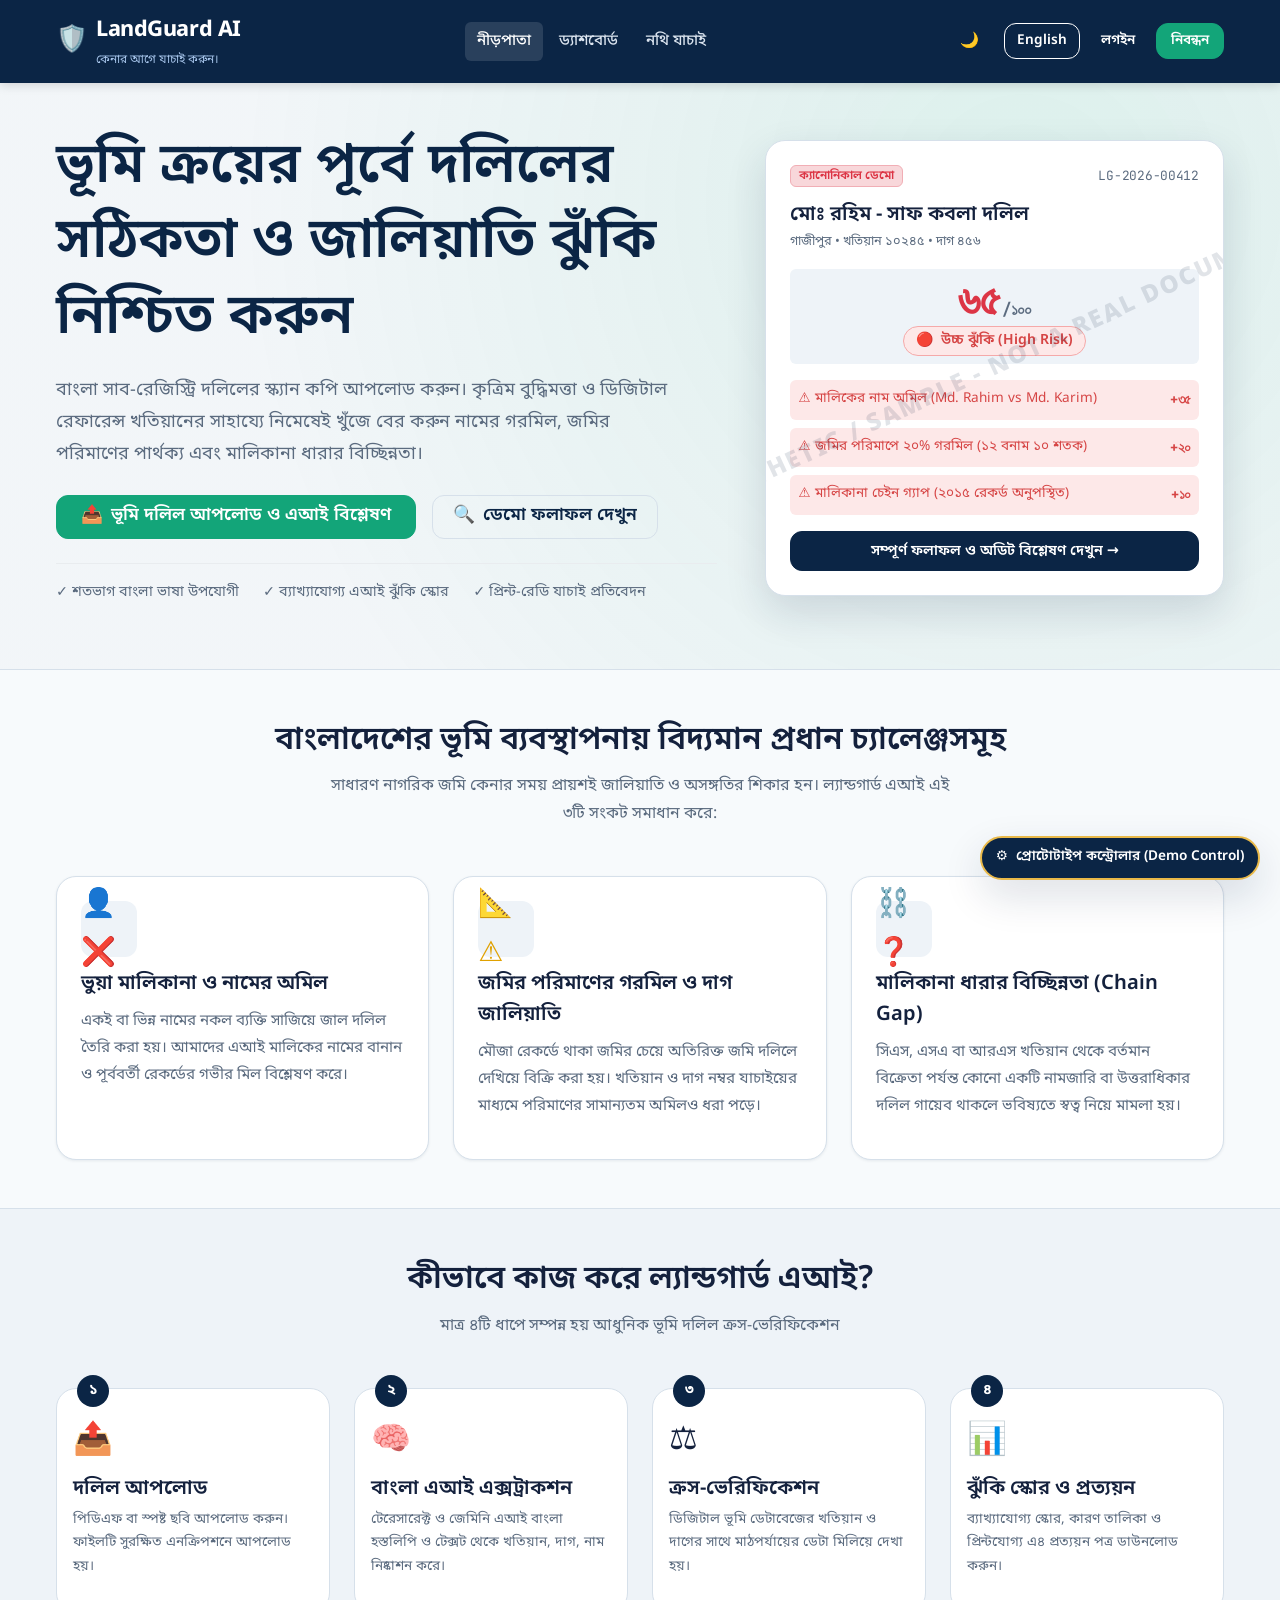
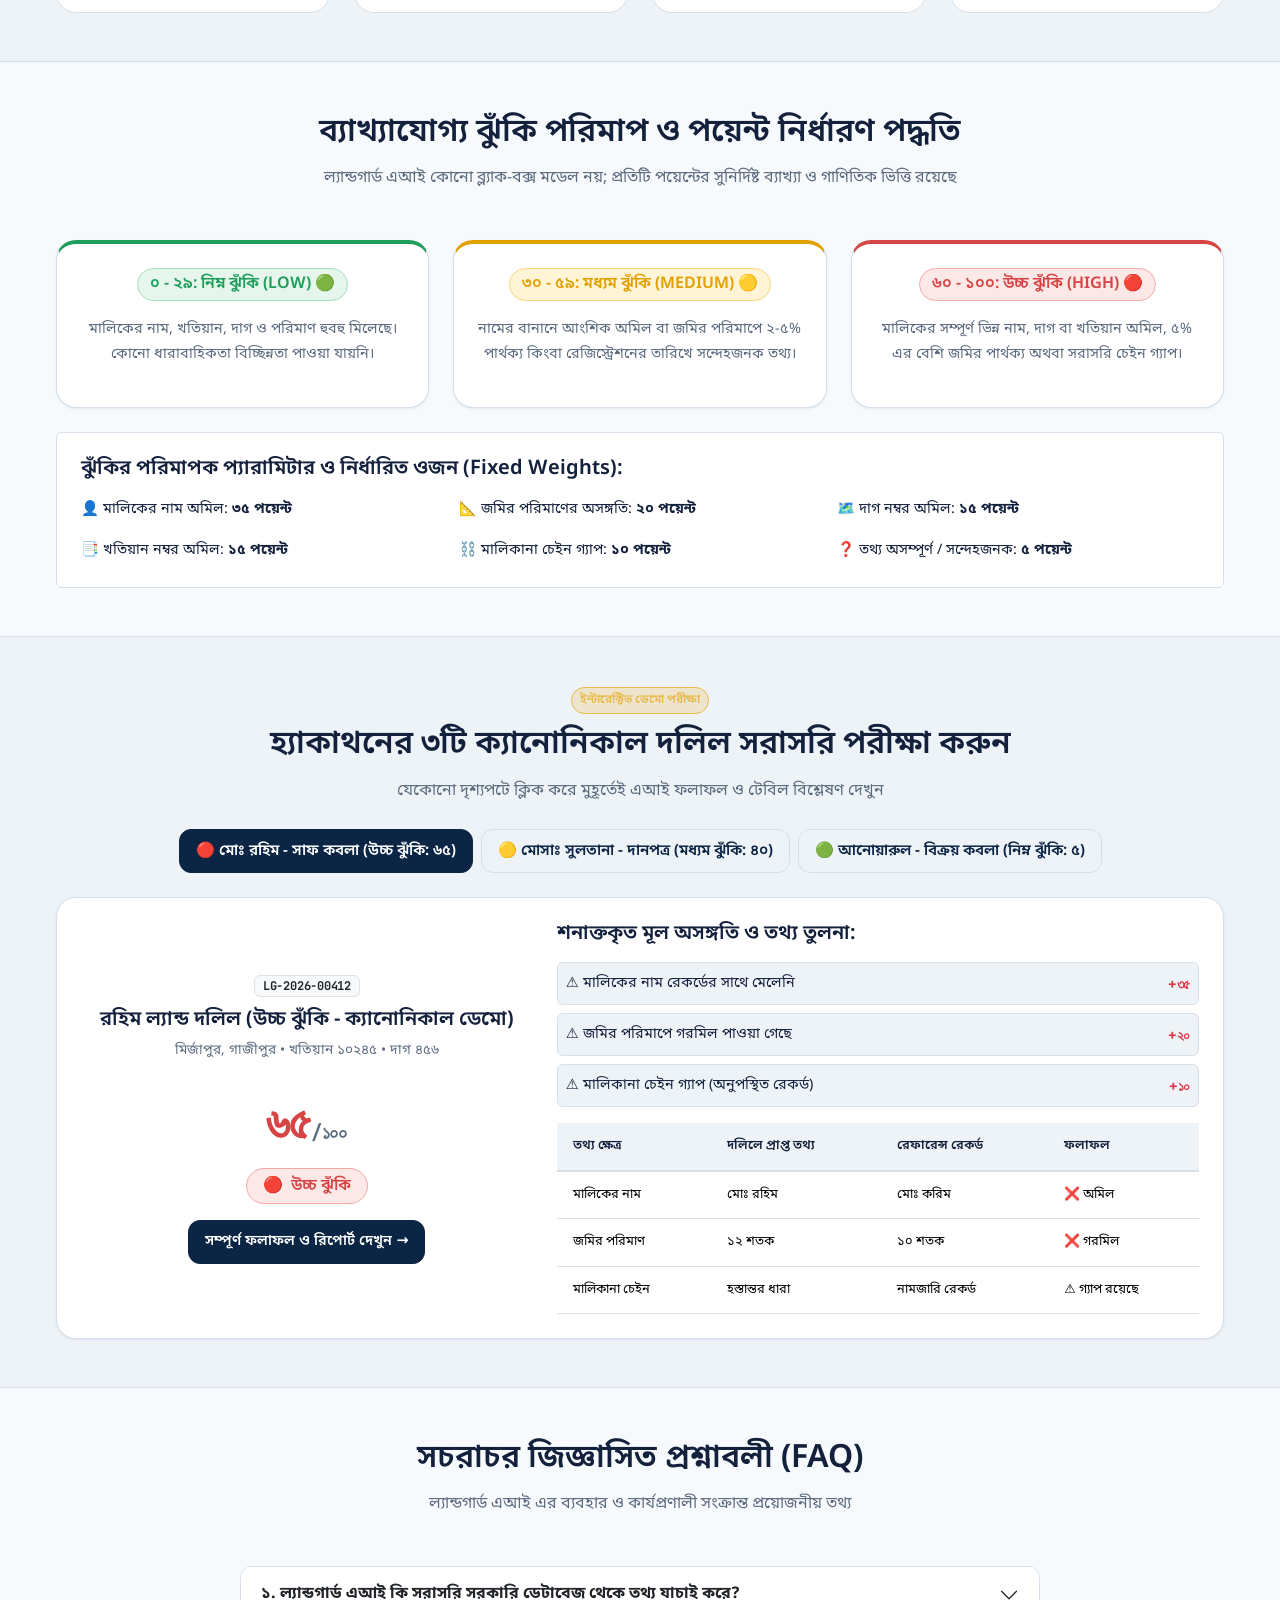
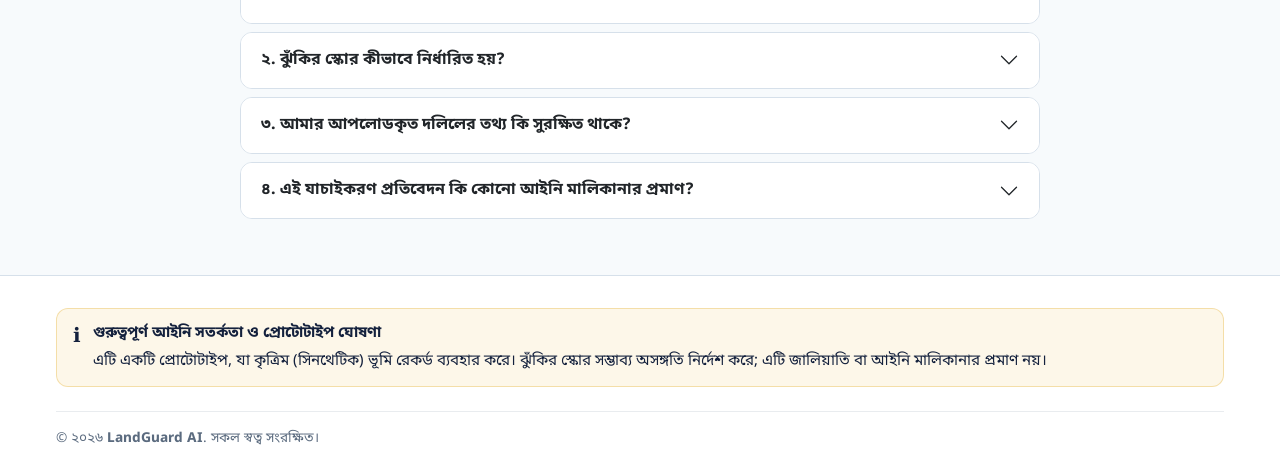
<file: index.html>
<!DOCTYPE html>
<html lang="bn">
<head>
  <meta charset="UTF-8">
  <meta http-equiv="refresh" content="0; url=frontend/">
  <title>LandGuard AI - Redirecting...</title>
  <script>
    window.location.href = "frontend/";
  </script>
</head>
<body style="font-family: system-ui, sans-serif; text-align: center; padding: 50px;">
  <p>ল্যান্ডগার্ড এআই সিস্টেমে রিডাইরেক্ট করা হচ্ছে... (Redirecting to LandGuard AI...)</p>
  <p><a href="frontend/">ক্লিক করুন যদি স্বয়ংক্রিয়ভাবে না যায় (Click here if not redirected)</a></p>
</body>
</html>
</file>
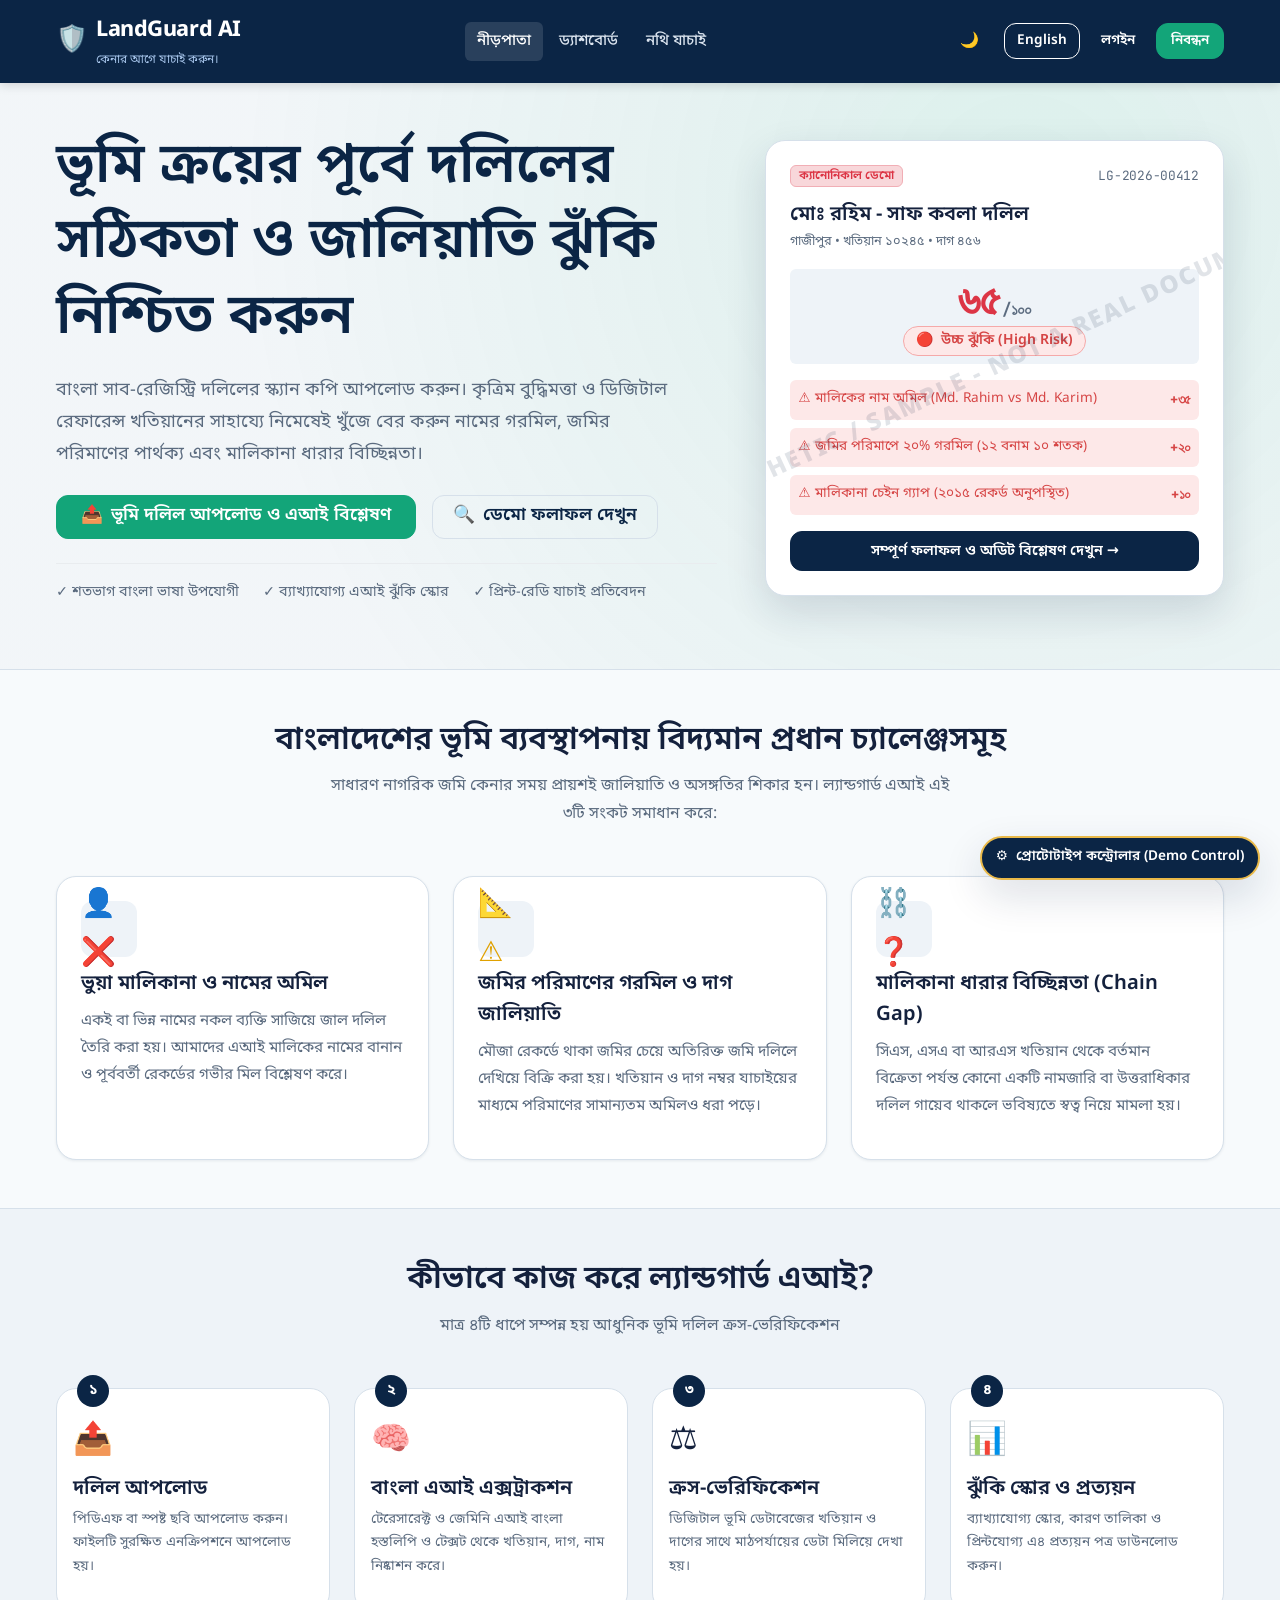
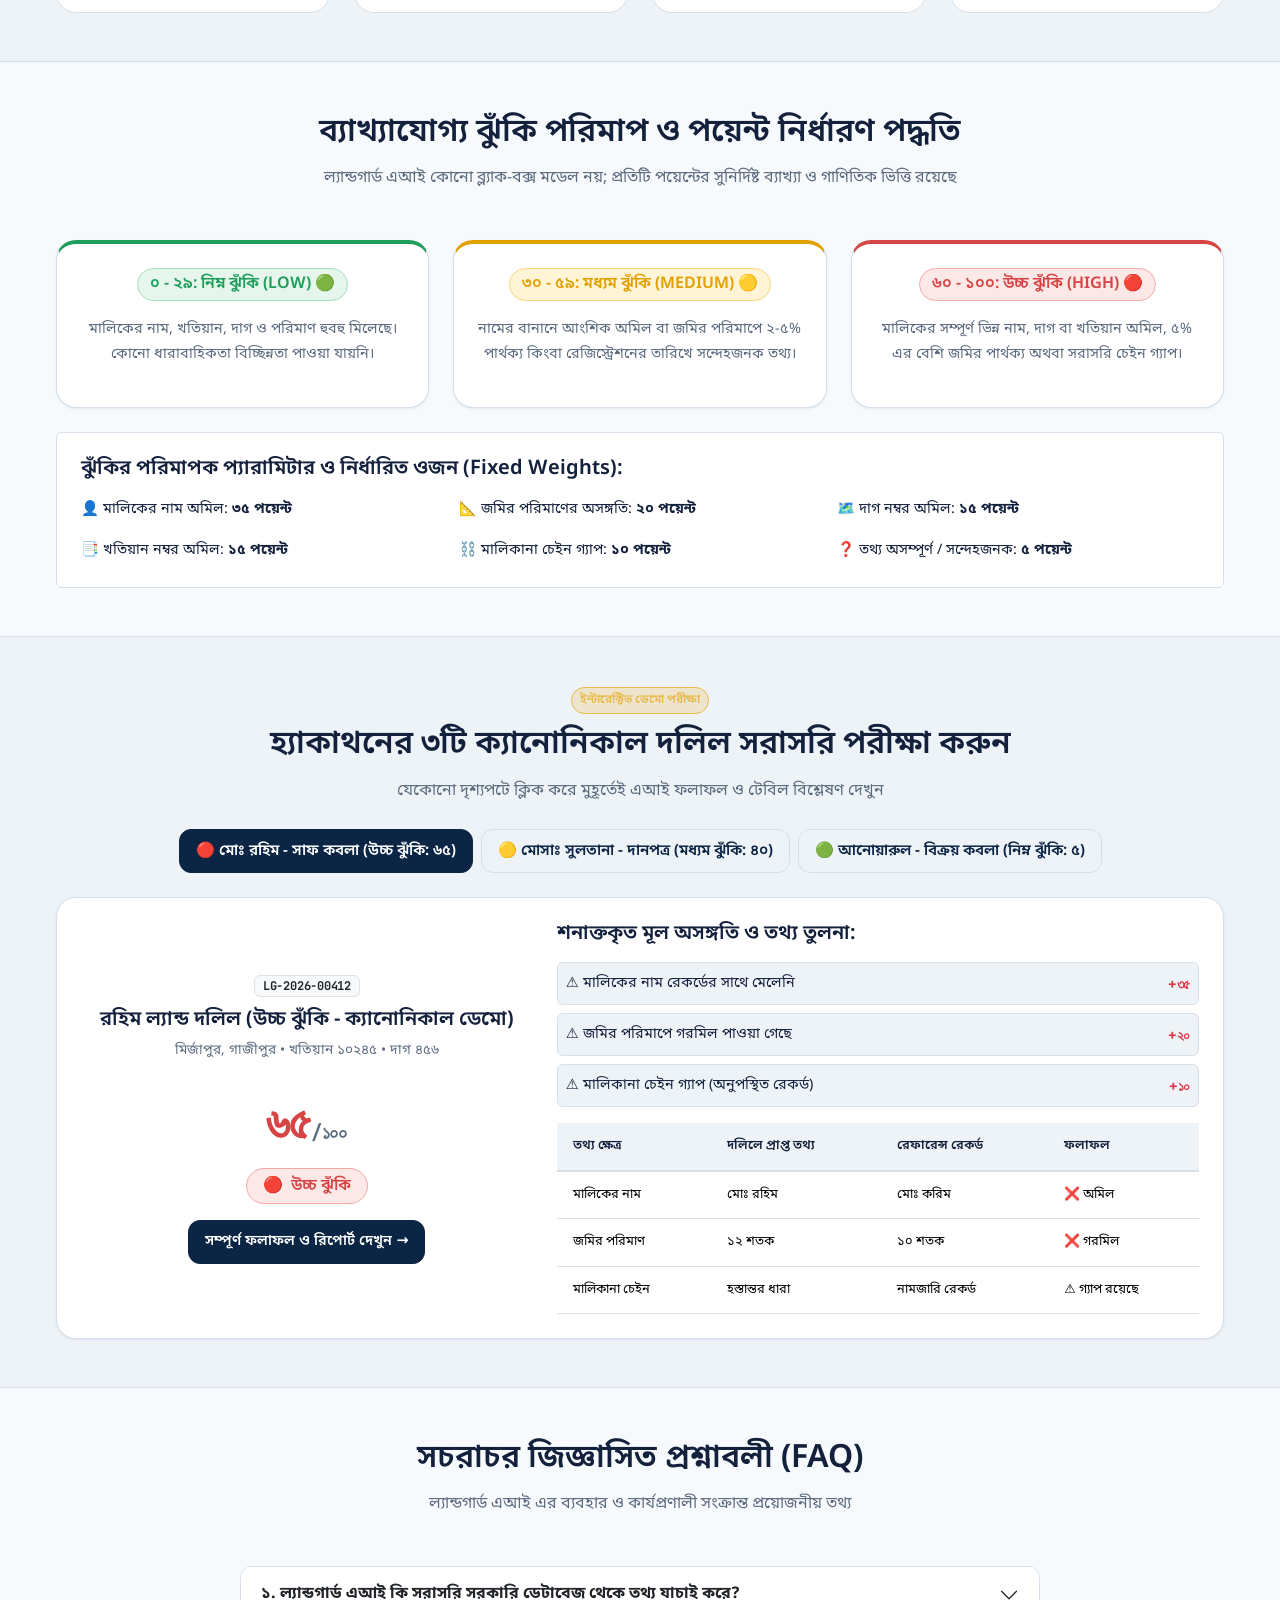
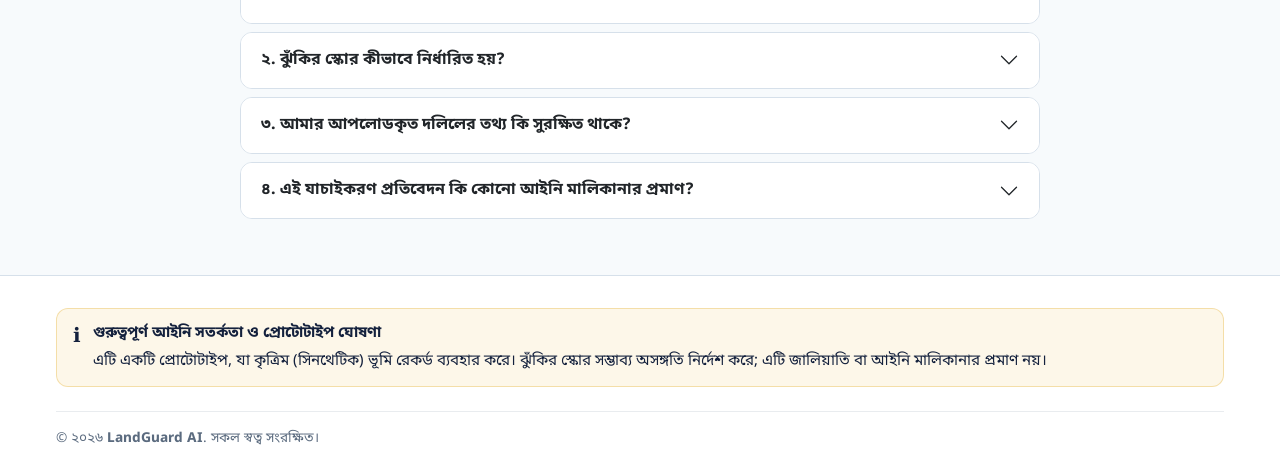
<file: frontend/index.html>
<!DOCTYPE html>
<html lang="bn">
<head>
  <meta charset="UTF-8">
  <meta name="viewport" content="width=device-width, initial-scale=1.0">
  <title>LandGuard AI - কেনার আগে যাচাই করুন | ভূমি দলিল যাচাইকরণ প্ল্যাটফর্ম</title>
  <meta name="description" content="বাংলা-প্রথম এআইনির্ভর ভূমি দলিল যাচাইকরণ ও জালিয়াতি ঝুঁকি সনাক্তকরণ প্রোটোটাইপ।">
  <link rel="preconnect" href="https://fonts.googleapis.com">
  <link rel="preconnect" href="https://fonts.gstatic.com" crossorigin>
  <link href="https://fonts.googleapis.com/css2?family=Inter:wght@400;500;600&family=Noto+Sans+Bengali:wght@400;500;600;700&family=Poppins:wght@600;700&family=JetBrains+Mono:wght@500;600&display=swap" rel="stylesheet">
  <link rel="stylesheet" href="./css/bootstrap.min.css">
  <link rel="stylesheet" href="./css/tokens.css">
  <link rel="stylesheet" href="./css/base.css">
  <link rel="stylesheet" href="./css/components.css">
  <style>
    .hero-section {
      background: radial-gradient(circle at 80% 20%, rgba(19, 165, 121, 0.12) 0%, rgba(11, 37, 69, 0.02) 70%), var(--color-bg);
      padding: var(--space-7) 0 var(--space-8) 0;
      border-bottom: 1px solid var(--color-border);
    }
    .feature-icon-box {
      width: 56px;
      height: 56px;
      border-radius: var(--radius-md);
      background-color: var(--color-surface-alt);
      display: flex;
      align-items: center;
      justify-content: center;
      font-size: 1.75rem;
      margin-bottom: var(--space-3);
    }
    .step-card {
      position: relative;
      background: var(--color-surface);
      border: 1px solid var(--color-border);
      border-radius: var(--radius-lg);
      padding: var(--space-4);
      height: 100%;
    }
    .step-num {
      position: absolute;
      top: -14px;
      left: 20px;
      width: 32px;
      height: 32px;
      border-radius: 50%;
      background: var(--color-primary);
      color: #fff;
      display: flex;
      align-items: center;
      justify-content: center;
      font-weight: 700;
      font-size: 0.9rem;
    }
  </style>
</head>
<body>
  <a href="#main" class="skip-link">মূল বিষয়বস্তুতে যান</a>

  <!-- Header / Navigation -->
  <header class="navbar-custom">
    <div class="container-lg-custom d-flex justify-content-between align-items-center">
      <a href="./index.html" class="navbar-brand-wrap">
        <span style="font-size: 1.6rem;">🛡️</span>
        <div>
          <span class="navbar-brand-title">LandGuard AI</span>
          <span class="navbar-brand-tagline" data-i18n="app.tagline">কেনার আগে যাচাই করুন।</span>
        </div>
      </a>

      <!-- Desktop Nav Links -->
      <nav class="d-none d-md-flex align-items-center gap-1">
        <a href="./index.html" class="nav-link-custom active" data-nav="home" data-i18n="nav.home">নীড়পাতা</a>
        <a href="./dashboard.html" class="nav-link-custom" data-nav="dashboard" data-i18n="nav.dashboard">ড্যাশবোর্ড</a>
        <a href="./upload.html" class="nav-link-custom" data-nav="upload" data-i18n="nav.upload">নথি যাচাই</a>
        <a href="./admin/index.html" class="nav-link-custom nav-admin-only" style="display: none;" data-nav="admin" data-i18n="nav.admin">অ্যাডমিন</a>
      </nav>

      <!-- User & Utilities -->
      <div class="d-flex align-items-center gap-2">
        <button class="btn-custom btn-ghost-custom text-white theme-toggle-btn" aria-label="Toggle theme">
          <span class="theme-toggle-icon">🌙</span>
        </button>
        <button class="btn-custom btn-outline-custom text-white border-white lang-toggle-btn" style="min-height: 36px; padding: 0 12px; font-size: 0.85rem;">
          English
        </button>

        <!-- Guest Links -->
        <div class="nav-guest-only d-flex align-items-center gap-2">
          <a href="./login.html" class="btn-custom btn-ghost-custom text-white" style="min-height: 36px; padding: 0 12px; font-size: 0.85rem;" data-i18n="nav.login">লগইন</a>
          <a href="./register.html" class="btn-custom btn-secondary-custom" style="min-height: 36px; padding: 0 14px; font-size: 0.85rem;" data-i18n="nav.register">নিবন্ধন</a>
        </div>

        <!-- Authenticated Links -->
        <div class="nav-auth-only d-none align-items-center gap-2 ps-2 border-start border-secondary">
          <a href="./dashboard.html" class="btn-custom btn-secondary-custom" style="min-height: 36px; padding: 0 12px; font-size: 0.85rem;">
            <span>📊</span> <span data-i18n="nav.dashboard">ড্যাশবোর্ড</span>
          </a>
          <button class="btn-custom btn-ghost-custom text-white logout-trigger" title="লগআউট" aria-label="লগআউট">
            <span>🚪</span>
          </button>
        </div>
      </div>
    </div>
  </header>

  <!-- Main Content -->
  <main id="main" class="main-content">
    
    <!-- Hero Section -->
    <section class="hero-section">
      <div class="container-lg-custom">
        <div class="row align-items-center g-5">
          <div class="col-12 col-lg-7">
            <h1 class="display-hero mb-3" style="color: var(--color-primary);">
              ভূমি ক্রয়ের পূর্বে দলিলের সঠিকতা ও জালিয়াতি ঝুঁকি নিশ্চিত করুন
            </h1>
            <p class="text-lead text-muted-custom mb-4" style="max-width: 620px;">
              বাংলা সাব-রেজিস্ট্রি দলিলের স্ক্যান কপি আপলোড করুন। কৃত্রিম বুদ্ধিমত্তা ও ডিজিটাল রেফারেন্স খতিয়ানের সাহায্যে নিমেষেই খুঁজে বের করুন নামের গরমিল, জমির পরিমাণের পার্থক্য এবং মালিকানা ধারার বিচ্ছিন্নতা।
            </p>

            <div class="d-flex flex-wrap gap-3 mb-4">
              <a href="./upload.html" class="btn-custom btn-secondary-custom" style="font-size: 1.1rem; padding: 0 24px;">
                <span>📤</span> <span data-i18n="upload.title">নথি যাচাই শুরু করুন</span>
              </a>
              <a href="#demoPreview" class="btn-custom btn-outline-custom" style="font-size: 1.1rem; padding: 0 20px;">
                <span>🔍</span> <span>ডেমো ফলাফল দেখুন</span>
              </a>
            </div>

            <!-- Trust Points -->
            <div class="d-flex flex-wrap gap-4 text-muted-custom pt-3 border-top border-light-subtle" style="font-size: 0.9rem;">
              <div>✓ শতভাগ বাংলা ভাষা উপযোগী</div>
              <div>✓ ব্যাখ্যাযোগ্য এআই ঝুঁকি স্কোর</div>
              <div>✓ প্রিন্ট-রেডি যাচাই প্রতিবেদন</div>
            </div>
          </div>

          <!-- Hero Visual Card (Interactive Mini Result Preview) -->
          <div class="col-12 col-lg-5">
            <div class="card-custom watermark-synthetic p-4" style="box-shadow: var(--shadow-lg);">
              <div class="d-flex justify-content-between align-items-center mb-3">
                <span class="badge bg-danger-subtle text-danger border border-danger-subtle fw-semibold">ক্যানোনিকাল ডেমো</span>
                <span class="font-mono text-muted-custom" style="font-size: 0.8rem;">LG-2026-00412</span>
              </div>
              <h2 class="h5 mb-1">মোঃ রহিম - সাফ কবলা দলিল</h2>
              <p class="text-muted-custom mb-3" style="font-size: 0.8rem;">গাজীপুর • খতিয়ান ১০২৪৫ • দাগ ৪৫৬</p>

              <!-- Mini Gauge Preview -->
              <div class="text-center py-2 mb-3 rounded" style="background-color: var(--color-surface-alt);">
                <div class="font-mono fw-bold text-danger" style="font-size: 2.8rem; line-height: 1;">৬৫<span style="font-size: 1rem; color: var(--color-text-muted);">/১০০</span></div>
                <span class="risk-badge risk-badge--high mt-1">
                  <span>🔴</span> <span>উচ্চ ঝুঁকি (High Risk)</span>
                </span>
              </div>

              <div class="d-flex flex-column gap-2 mb-3" style="font-size: 0.85rem;">
                <div class="d-flex justify-content-between align-items-center p-2 rounded" style="background: var(--risk-high-bg); color: var(--risk-high);">
                  <span>⚠️ মালিকের নাম অমিল (Md. Rahim vs Md. Karim)</span>
                  <span class="font-mono fw-bold">+৩৫</span>
                </div>
                <div class="d-flex justify-content-between align-items-center p-2 rounded" style="background: var(--risk-high-bg); color: var(--risk-high);">
                  <span>⚠️ জমির পরিমাপে ২০% গরমিল (১২ বনাম ১০ শতক)</span>
                  <span class="font-mono fw-bold">+২০</span>
                </div>
                <div class="d-flex justify-content-between align-items-center p-2 rounded" style="background: var(--risk-high-bg); color: var(--risk-high);">
                  <span>⚠️ মালিকানা চেইন গ্যাপ (২০১৫ রেকর্ড অনুপস্থিত)</span>
                  <span class="font-mono fw-bold">+১০</span>
                </div>
              </div>

              <a href="./result.html?id=3" class="btn-custom btn-primary-custom w-100" style="min-height: 40px; font-size: 0.9rem;">
                সম্পূর্ণ ফলাফল ও অডিট বিশ্লেষণ দেখুন →
              </a>
            </div>
          </div>
        </div>
      </div>
    </section>

    <!-- Problem Breakdown Section -->
    <section class="py-5">
      <div class="container-lg-custom">
        <div class="text-center mb-5">
          <h2 class="h2 mb-2">বাংলাদেশের ভূমি ব্যবস্থাপনায় বিদ্যমান প্রধান চ্যালেঞ্জসমূহ</h2>
          <p class="text-muted-custom mx-auto" style="max-width: 640px;">সাধারণ নাগরিক জমি কেনার সময় প্রায়শই জালিয়াতি ও অসঙ্গতির শিকার হন। ল্যান্ডগার্ড এআই এই ৩টি সংকট সমাধান করে:</p>
        </div>

        <div class="row g-4">
          <div class="col-12 col-md-4">
            <div class="card-custom h-100">
              <div class="feature-icon-box" style="color: var(--risk-high);">👤❌</div>
              <h3 class="h4 mb-2">ভুয়া মালিকানা ও নামের অমিল</h3>
              <p class="text-muted-custom" style="font-size: 0.95rem;">
                একই বা ভিন্ন নামের নকল ব্যক্তি সাজিয়ে জাল দলিল তৈরি করা হয়। আমাদের এআই মালিকের নামের বানান ও পূর্ববর্তী রেকর্ডের গভীর মিল বিশ্লেষণ করে।
              </p>
            </div>
          </div>

          <div class="col-12 col-md-4">
            <div class="card-custom h-100">
              <div class="feature-icon-box" style="color: var(--risk-medium);">📐⚠️</div>
              <h3 class="h4 mb-2">জমির পরিমাণের গরমিল ও দাগ জালিয়াতি</h3>
              <p class="text-muted-custom" style="font-size: 0.95rem;">
                মৌজা রেকর্ডে থাকা জমির চেয়ে অতিরিক্ত জমি দলিলে দেখিয়ে বিক্রি করা হয়। খতিয়ান ও দাগ নম্বর যাচাইয়ের মাধ্যমে পরিমাণের সামান্যতম অমিলও ধরা পড়ে।
              </p>
            </div>
          </div>

          <div class="col-12 col-md-4">
            <div class="card-custom h-100">
              <div class="feature-icon-box" style="color: var(--color-primary);">⛓️❓</div>
              <h3 class="h4 mb-2">মালিকানা ধারার বিচ্ছিন্নতা (Chain Gap)</h3>
              <p class="text-muted-custom" style="font-size: 0.95rem;">
                সিএস, এসএ বা আরএস খতিয়ান থেকে বর্তমান বিক্রেতা পর্যন্ত কোনো একটি নামজারি বা উত্তরাধিকার দলিল গায়েব থাকলে ভবিষ্যতে স্বত্ব নিয়ে মামলা হয়।
              </p>
            </div>
          </div>
        </div>
      </div>
    </section>

    <!-- How It Works Section -->
    <section class="py-5" style="background-color: var(--color-surface-alt); border-top: 1px solid var(--color-border); border-bottom: 1px solid var(--color-border);">
      <div class="container-lg-custom">
        <div class="text-center mb-5">
          <h2 class="h2 mb-2">কীভাবে কাজ করে ল্যান্ডগার্ড এআই?</h2>
          <p class="text-muted-custom mx-auto" style="max-width: 600px;">মাত্র ৪টি ধাপে সম্পন্ন হয় আধুনিক ভূমি দলিল ক্রস-ভেরিফিকেশন</p>
        </div>

        <div class="row g-4">
          <div class="col-12 col-sm-6 col-lg-3">
            <div class="step-card">
              <div class="step-num">১</div>
              <div class="mt-2 mb-2" style="font-size: 2rem;">📤</div>
              <h3 class="h5 mb-2">দলিল আপলোড</h3>
              <p class="text-muted-custom" style="font-size: 0.85rem;">পিডিএফ বা স্পষ্ট ছবি আপলোড করুন। ফাইলটি সুরক্ষিত এনক্রিপশনে আপলোড হয়।</p>
            </div>
          </div>

          <div class="col-12 col-sm-6 col-lg-3">
            <div class="step-card">
              <div class="step-num">২</div>
              <div class="mt-2 mb-2" style="font-size: 2rem;">🧠</div>
              <h3 class="h5 mb-2">বাংলা এআই এক্সট্রাকশন</h3>
              <p class="text-muted-custom" style="font-size: 0.85rem;">টেরেসারেক্ট ও জেমিনি এআই বাংলা হস্তলিপি ও টেক্সট থেকে খতিয়ান, দাগ, নাম নিষ্কাশন করে।</p>
            </div>
          </div>

          <div class="col-12 col-sm-6 col-lg-3">
            <div class="step-card">
              <div class="step-num">৩</div>
              <div class="mt-2 mb-2" style="font-size: 2rem;">⚖️</div>
              <h3 class="h5 mb-2">ক্রস-ভেরিফিকেশন</h3>
              <p class="text-muted-custom" style="font-size: 0.85rem;">ডিজিটাল ভূমি ডেটাবেজের খতিয়ান ও দাগের সাথে মাঠপর্যায়ের ডেটা মিলিয়ে দেখা হয়।</p>
            </div>
          </div>

          <div class="col-12 col-sm-6 col-lg-3">
            <div class="step-card">
              <div class="step-num">৪</div>
              <div class="mt-2 mb-2" style="font-size: 2rem;">📊</div>
              <h3 class="h5 mb-2">ঝুঁকি স্কোর ও প্রত্যয়ন</h3>
              <p class="text-muted-custom" style="font-size: 0.85rem;">ব্যাখ্যাযোগ্য স্কোর, কারণ তালিকা ও প্রিন্টযোগ্য এ৪ প্রত্যয়ন পত্র ডাউনলোড করুন।</p>
            </div>
          </div>
        </div>
      </div>
    </section>

    <!-- Risk Scoring Explainer Section -->
    <section class="py-5">
      <div class="container-lg-custom">
        <div class="text-center mb-5">
          <h2 class="h2 mb-2">ব্যাখ্যাযোগ্য ঝুঁকি পরিমাপ ও পয়েন্ট নির্ধারণ পদ্ধতি</h2>
          <p class="text-muted-custom mx-auto" style="max-width: 650px;">ল্যান্ডগার্ড এআই কোনো ব্ল্যাক-বক্স মডেল নয়; প্রতিটি পয়েন্টের সুনির্দিষ্ট ব্যাখ্যা ও গাণিতিক ভিত্তি রয়েছে</p>
        </div>

        <div class="row g-4 justify-content-center">
          <div class="col-12 col-md-4">
            <div class="card-custom text-center p-4" style="border-top: 4px solid var(--risk-low);">
              <span class="risk-badge risk-badge--low mb-2" style="font-size: 1rem;">০ - ২৯: নিম্ন ঝুঁকি (LOW) 🟢</span>
              <p class="text-muted-custom mt-2" style="font-size: 0.9rem;">
                মালিকের নাম, খতিয়ান, দাগ ও পরিমাণ হুবহু মিলেছে। কোনো ধারাবাহিকতা বিচ্ছিন্নতা পাওয়া যায়নি।
              </p>
            </div>
          </div>

          <div class="col-12 col-md-4">
            <div class="card-custom text-center p-4" style="border-top: 4px solid var(--risk-medium);">
              <span class="risk-badge risk-badge--medium mb-2" style="font-size: 1rem;">৩০ - ৫৯: মধ্যম ঝুঁকি (MEDIUM) 🟡</span>
              <p class="text-muted-custom mt-2" style="font-size: 0.9rem;">
                নামের বানানে আংশিক অমিল বা জমির পরিমাপে ২-৫% পার্থক্য কিংবা রেজিস্ট্রেশনের তারিখে সন্দেহজনক তথ্য।
              </p>
            </div>
          </div>

          <div class="col-12 col-md-4">
            <div class="card-custom text-center p-4" style="border-top: 4px solid var(--risk-high);">
              <span class="risk-badge risk-badge--high mb-2" style="font-size: 1rem;">৬০ - ১০০: উচ্চ ঝুঁকি (HIGH) 🔴</span>
              <p class="text-muted-custom mt-2" style="font-size: 0.9rem;">
                মালিকের সম্পূর্ণ ভিন্ন নাম, দাগ বা খতিয়ান অমিল, ৫% এর বেশি জমির পার্থক্য অথবা সরাসরি চেইন গ্যাপ।
              </p>
            </div>
          </div>
        </div>

        <!-- Weight Table -->
        <div class="mt-4 p-4 rounded" style="background-color: var(--color-surface); border: 1px solid var(--color-border);">
          <h3 class="h5 mb-3">ঝুঁকির পরিমাপক প্যারামিটার ও নির্ধারিত ওজন (Fixed Weights):</h3>
          <div class="row g-3" style="font-size: 0.9rem;">
            <div class="col-6 col-md-4">👤 মালিকের নাম অমিল: <strong>৩৫ পয়েন্ট</strong></div>
            <div class="col-6 col-md-4">📐 জমির পরিমাণের অসঙ্গতি: <strong>২০ পয়েন্ট</strong></div>
            <div class="col-6 col-md-4">🗺️ দাগ নম্বর অমিল: <strong>১৫ পয়েন্ট</strong></div>
            <div class="col-6 col-md-4">📑 খতিয়ান নম্বর অমিল: <strong>১৫ পয়েন্ট</strong></div>
            <div class="col-6 col-md-4">⛓️ মালিকানা চেইন গ্যাপ: <strong>১০ পয়েন্ট</strong></div>
            <div class="col-6 col-md-4">❓ তথ্য অসম্পূর্ণ / সন্দেহজনক: <strong>৫ পয়েন্ট</strong></div>
          </div>
        </div>
      </div>
    </section>

    <!-- Interactive Demo Preview (Anchor #demoPreview) -->
    <section id="demoPreview" class="py-5" style="background-color: var(--color-surface-alt); border-top: 1px solid var(--color-border); border-bottom: 1px solid var(--color-border);">
      <div class="container-lg-custom">
        <div class="text-center mb-4">
          <span class="sim-pill mb-2 d-inline-block">ইন্টারেক্টিভ ডেমো পরীক্ষা</span>
          <h2 class="h2 mb-2">হ্যাকাথনের ৩টি ক্যানোনিকাল দলিল সরাসরি পরীক্ষা করুন</h2>
          <p class="text-muted-custom mx-auto" style="max-width: 600px;">যেকোনো দৃশ্যপটে ক্লিক করে মুহূর্তেই এআই ফলাফল ও টেবিল বিশ্লেষণ দেখুন</p>
        </div>

        <!-- Scenario Switcher Buttons -->
        <div class="d-flex justify-content-center flex-wrap gap-2 mb-4">
          <button class="btn-custom btn-primary-custom landing-demo-tab" data-target="rahim">
            🔴 মোঃ রহিম - সাফ কবলা (উচ্চ ঝুঁকি: ৬৫)
          </button>
          <button class="btn-custom btn-outline-custom landing-demo-tab" data-target="medium">
            🟡 মোসাঃ সুলতানা - দানপত্র (মধ্যম ঝুঁকি: ৪০)
          </button>
          <button class="btn-custom btn-outline-custom landing-demo-tab" data-target="clean">
            🟢 আনোয়ারুল - বিক্রয় কবলা (নিম্ন ঝুঁকি: ৫)
          </button>
        </div>

        <!-- Preview Card -->
        <div class="card-custom p-4">
          <div id="demoDisplayContent">
            <!-- Populated dynamically via JS -->
          </div>
        </div>
      </div>
    </section>

    <!-- FAQ Accordion -->
    <section class="py-5">
      <div class="container-lg-custom">
        <div class="text-center mb-5">
          <h2 class="h2 mb-2">সচরাচর জিজ্ঞাসিত প্রশ্নাবলী (FAQ)</h2>
          <p class="text-muted-custom">ল্যান্ডগার্ড এআই এর ব্যবহার ও কার্যপ্রণালী সংক্রান্ত প্রয়োজনীয় তথ্য</p>
        </div>

        <div class="accordion mx-auto" id="faqAccordion" style="max-width: 800px;">
          <div class="accordion-item mb-2" style="border: 1px solid var(--color-border); border-radius: var(--radius-md); overflow: hidden;">
            <h2 class="accordion-header">
              <button class="accordion-button collapsed fw-bold" type="button" data-bs-toggle="collapse" data-bs-target="#faq1">
                ১. ল্যান্ডগার্ড এআই কি সরাসরি সরকারি ডেটাবেজ থেকে তথ্য যাচাই করে?
              </button>
            </h2>
            <div id="faq1" class="accordion-collapse collapse" data-bs-parent="#faqAccordion">
              <div class="accordion-body text-muted-custom" style="font-size: 0.95rem;">
                না। এটি একটি উদ্ভাবনী প্রোটোটাইপ যা কৃত্রিম (সিনথেটিক) ভূমি রেকর্ড ব্যবহার করে কৃত্রিম বুদ্ধিমত্তার কার্যকারিতা প্রদর্শন করছে। ভবিষ্যতে সরকারের অনুমোদিত ভূমি ডেটাবেজের এপিআই এর সাথে সমন্বয়ের উপযোগী অ্যাডাপ্টার আর্কিটেকচারে এটি নির্মিত।
              </div>
            </div>
          </div>

          <div class="accordion-item mb-2" style="border: 1px solid var(--color-border); border-radius: var(--radius-md); overflow: hidden;">
            <h2 class="accordion-header">
              <button class="accordion-button collapsed fw-bold" type="button" data-bs-toggle="collapse" data-bs-target="#faq2">
                ২. ঝুঁকির স্কোর কীভাবে নির্ধারিত হয়?
              </button>
            </h2>
            <div id="faq2" class="accordion-collapse collapse" data-bs-parent="#faqAccordion">
              <div class="accordion-body text-muted-custom" style="font-size: 0.95rem;">
                ঝুঁকির স্কোর সম্পূর্ণ গাণিতিক ও ব্যাখ্যাযোগ্য। এতে মালিকের নাম অমিলের জন্য সর্বোচ্চ ৩৫ পয়েন্ট, জমির পরিমাণের পার্থক্যের জন্য ২০ পয়েন্ট, দাগ ও খতিয়ান অমিলের জন্য ১৫+১৫ পয়েন্ট এবং মালিকানা চেইন গ্যাপের জন্য ১০ পয়েন্ট নির্ধারিত।
              </div>
            </div>
          </div>

          <div class="accordion-item mb-2" style="border: 1px solid var(--color-border); border-radius: var(--radius-md); overflow: hidden;">
            <h2 class="accordion-header">
              <button class="accordion-button collapsed fw-bold" type="button" data-bs-toggle="collapse" data-bs-target="#faq3">
                ৩. আমার আপলোডকৃত দলিলের তথ্য কি সুরক্ষিত থাকে?
              </button>
            </h2>
            <div id="faq3" class="accordion-collapse collapse" data-bs-parent="#faqAccordion">
              <div class="accordion-body text-muted-custom" style="font-size: 0.95rem;">
                হ্যাঁ। ডেটা লিকেজ প্রতিরোধের জন্য কোনো ব্যক্তিগত তথ্য বা নথির কনটেন্ট পাবলিকলি সংরক্ষণ বা অডিট লগে উন্মুক্ত করা হয় না। সমস্ত ডেটা সুরক্ষিত সেশন ও রোলে আবদ্ধ।
              </div>
            </div>
          </div>

          <div class="accordion-item mb-2" style="border: 1px solid var(--color-border); border-radius: var(--radius-md); overflow: hidden;">
            <h2 class="accordion-header">
              <button class="accordion-button collapsed fw-bold" type="button" data-bs-toggle="collapse" data-bs-target="#faq4">
                ৪. এই যাচাইকরণ প্রতিবেদন কি কোনো আইনি মালিকানার প্রমাণ?
              </button>
            </h2>
            <div id="faq4" class="accordion-collapse collapse" data-bs-parent="#faqAccordion">
              <div class="accordion-body text-muted-custom" style="font-size: 0.95rem;">
                না। এটি শুধুমাত্র প্রাথমিক তথ্য অসঙ্গতি নির্দেশ করে। এটি কোনো আইনি মালিকানার প্রমাণ বা দলিল রেজিস্ট্রেশনের বিকল্প নয়।
              </div>
            </div>
          </div>
        </div>
      </div>
    </section>

  </main>

  <!-- Footer with Mandatory Disclaimer -->
  <footer class="footer-custom">
    <div class="container-lg-custom">
      <div class="alert-custom alert-disclaimer mb-4">
        <span style="font-size: 1.25rem;">ℹ️</span>
        <div>
          <div class="fw-bold mb-1" data-i18n="disclaimer.title">গুরুত্বপূর্ণ আইনি সতর্কতা ও প্রোটোটাইপ ঘোষণা</div>
          <div data-i18n="disclaimer.text">এটি একটি প্রোটোটাইপ, যা কৃত্রিম (সিনথেটিক) ভূমি রেকর্ড ব্যবহার করে। ঝুঁকির স্কোর সম্ভাব্য অসঙ্গতি নির্দেশ করে; এটি জালিয়াতি বা আইনি মালিকানার প্রমাণ নয়।</div>
        </div>
      </div>

      <div class="d-flex flex-column flex-md-row justify-content-between align-items-center gap-3 pt-3 border-top border-light-subtle" style="font-size: 0.85rem;">
        <div>
          © ২০২৬ <strong>LandGuard AI</strong>. সকল স্বত্ব সংরক্ষিত।
        </div>
      </div>
    </div>
  </footer>

  <script src="./js/bootstrap.bundle.min.js"></script>
  <script type="module">
    import { initAppShell } from './js/shell.js';
    import { MOCK_SCENARIOS } from './js/mock/scenarios.js';
    import { formatNumber } from './js/i18n.js';

    await initAppShell({ activeNav: 'home' });

    const demoDisplay = document.getElementById('demoDisplayContent');
    const tabs = document.querySelectorAll('.landing-demo-tab');

    function renderScenarioPreview(key) {
      let data = MOCK_SCENARIOS.Rahim_Land_Deed;
      if (key === 'medium') data = MOCK_SCENARIOS.medium_risk;
      else if (key === 'clean') data = MOCK_SCENARIOS.clean_match;

      let badgeClass = data.risk_level === 'HIGH' ? 'risk-badge--high' : data.risk_level === 'MEDIUM' ? 'risk-badge--medium' : 'risk-badge--low';
      let icon = data.risk_level === 'HIGH' ? '🔴' : data.risk_level === 'MEDIUM' ? '🟡' : '🟢';

      demoDisplay.innerHTML = `
        <div class="row g-4 align-items-center">
          <div class="col-12 col-md-5 text-center border-end-md pb-3 pb-md-0">
            <span class="badge bg-light text-dark border mb-2 font-mono">${data.report_code}</span>
            <h3 class="h4 mb-1">${data.title_bn}</h3>
            <p class="text-muted-custom mb-3" style="font-size: 0.85rem;">${data.extracted.mouza}, ${data.extracted.district} • খতিয়ান ${formatNumber(data.extracted.khatian_no)} • দাগ ${formatNumber(data.extracted.dag_no)}</p>

            <div class="font-mono fw-bold mb-1" style="font-size: 3rem; color: ${data.risk_score >= 60 ? 'var(--risk-high)' : data.risk_score >= 30 ? 'var(--risk-medium)' : 'var(--risk-low)'};">
              ${formatNumber(data.risk_score)}<span style="font-size: 1.2rem; color: var(--color-text-muted);">/১০০</span>
            </div>
            <span class="risk-badge ${badgeClass} mb-3" style="font-size: 1rem; padding: 6px 16px;">
              <span>${icon}</span>
              <span>${data.risk_level === 'HIGH' ? 'উচ্চ ঝুঁকি' : data.risk_level === 'MEDIUM' ? 'মধ্যম ঝুঁকি' : 'নিম্ন ঝুঁকি'}</span>
            </span>

            <div>
              <a href="./result.html?id=${data.id}" class="btn-custom btn-primary-custom" style="font-size: 0.9rem;">
                সম্পূর্ণ ফলাফল ও রিপোর্ট দেখুন →
              </a>
            </div>
          </div>

          <div class="col-12 col-md-7">
            <h4 class="h5 mb-3">শনাক্তকৃত মূল অসঙ্গতি ও তথ্য তুলনা:</h4>
            <div class="d-flex flex-column gap-2 mb-3">
              ${data.reasons.length === 0 ? '<div class="p-2 text-success">✓ কোনো অসঙ্গতি বা ঝুঁকি পাওয়া যায়নি। হুবহু মিল রয়েছে।</div>' : data.reasons.map(r => `
                <div class="d-flex justify-content-between align-items-center p-2 rounded" style="background-color: var(--color-surface-alt); border: 1px solid var(--color-border); font-size: 0.9rem;">
                  <div>⚠️ ${r.code === 'OWNER_MISMATCH' ? 'মালিকের নাম রেকর্ডের সাথে মেলেনি' : r.code === 'AREA_MISMATCH' ? 'জমির পরিমাপে গরমিল পাওয়া গেছে' : r.code === 'CHAIN_GAP' ? 'মালিকানা চেইন গ্যাপ (অনুপস্থিত রেকর্ড)' : r.code}</div>
                  <span class="font-mono fw-bold text-danger">+${formatNumber(r.points)}</span>
                </div>
              `).join('')}
            </div>

            <div class="table-responsive-custom">
              <table class="table table-sm comparison-table mb-0" style="font-size: 0.8rem;">
                <thead>
                  <tr>
                    <th>তথ্য ক্ষেত্র</th>
                    <th>দলিলে প্রাপ্ত তথ্য</th>
                    <th>রেফারেন্স রেকর্ড</th>
                    <th>ফলাফল</th>
                  </tr>
                </thead>
                <tbody>
                  <tr>
                    <td>মালিকের নাম</td>
                    <td>${data.extracted.owner_name}</td>
                    <td>${data.reference.owner_name}</td>
                    <td>${data.field_results.owner.status === 'match' ? '✓ সঠিক' : '❌ অমিল'}</td>
                  </tr>
                  <tr>
                    <td>জমির পরিমাণ</td>
                    <td>${formatNumber(data.extracted.area_decimal)} শতক</td>
                    <td>${formatNumber(data.reference.area_decimal)} শতক</td>
                    <td>${data.field_results.area.status === 'match' ? '✓ সঠিক' : '❌ গরমিল'}</td>
                  </tr>
                  <tr>
                    <td>মালিকানা চেইন</td>
                    <td>হস্তান্তর ধারা</td>
                    <td>নামজারি রেকর্ড</td>
                    <td>${data.chain_gap ? '⚠️ গ্যাপ রয়েছে' : '✓ সম্পূর্ণ'}</td>
                  </tr>
                </tbody>
              </table>
            </div>

          </div>
        </div>
      `;
    }

    tabs.forEach(tab => {
      tab.addEventListener('click', () => {
        tabs.forEach(t => {
          t.classList.remove('btn-primary-custom');
          t.classList.add('btn-outline-custom');
        });
        tab.classList.remove('btn-outline-custom');
        tab.classList.add('btn-primary-custom');

        renderScenarioPreview(tab.getAttribute('data-target'));
      });
    });

    // Default initial render
    renderScenarioPreview('rahim');
  </script>
</body>
</html>
</file>
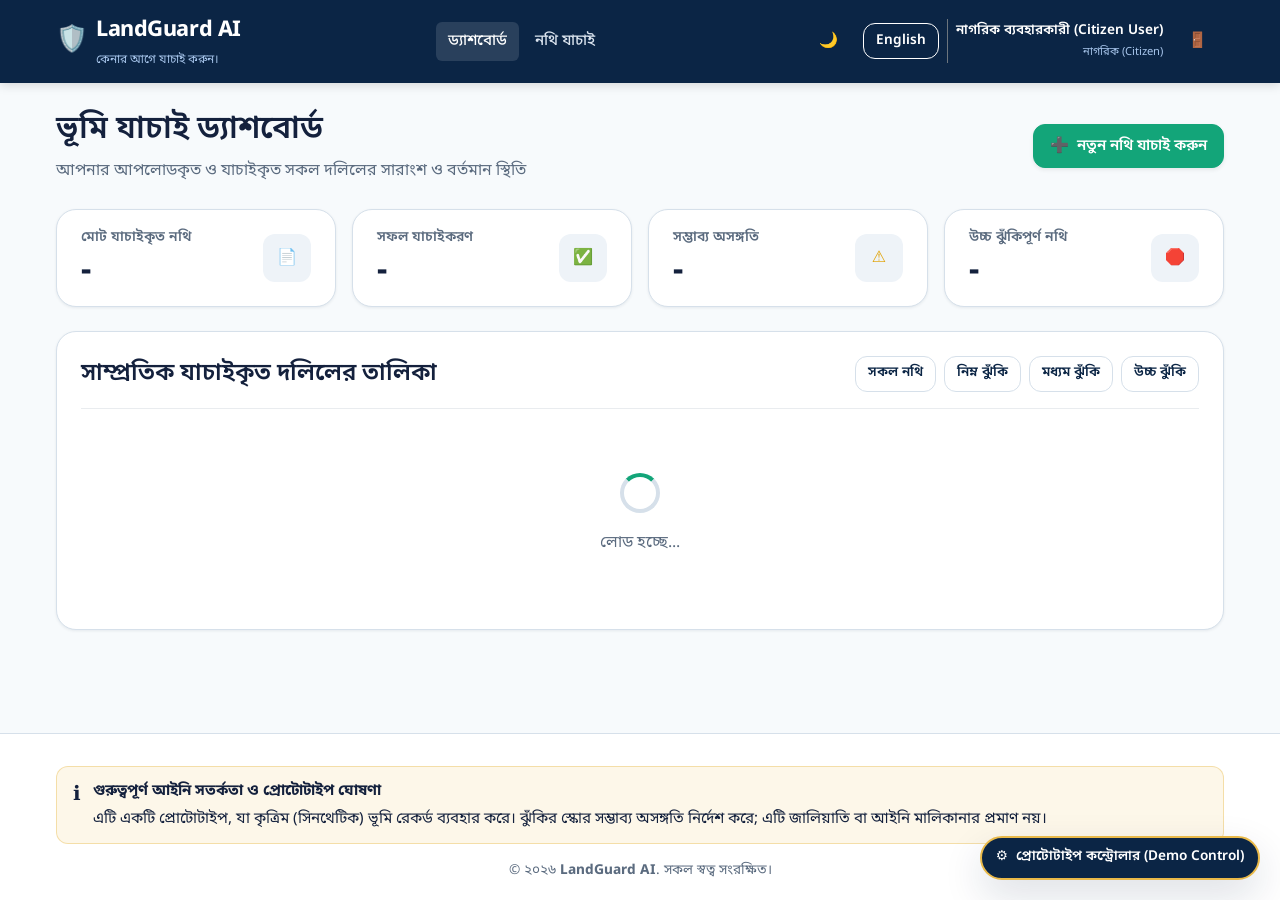
<file: frontend/dashboard.html>
<!DOCTYPE html>
<html lang="bn">
<head>
  <meta charset="UTF-8">
  <meta name="viewport" content="width=device-width, initial-scale=1.0">
  <title>ড্যাশবোর্ড | LandGuard AI</title>
  <link rel="preconnect" href="https://fonts.googleapis.com">
  <link rel="preconnect" href="https://fonts.gstatic.com" crossorigin>
  <link href="https://fonts.googleapis.com/css2?family=Inter:wght@400;500;600&family=Noto+Sans+Bengali:wght@400;500;600;700&family=Poppins:wght@600;700&family=JetBrains+Mono:wght@500;600&display=swap" rel="stylesheet">
  <link rel="stylesheet" href="./css/bootstrap.min.css">
  <link rel="stylesheet" href="./css/tokens.css">
  <link rel="stylesheet" href="./css/base.css">
  <link rel="stylesheet" href="./css/components.css">
</head>
<body>
  <a href="#main" class="skip-link">মূল বিষয়বস্তুতে যান</a>

  <!-- Header / Navigation -->
  <header class="navbar-custom">
    <div class="container-lg-custom d-flex justify-content-between align-items-center">
      <a href="./index.html" class="navbar-brand-wrap">
        <span style="font-size: 1.6rem;">🛡️</span>
        <div>
          <span class="navbar-brand-title">LandGuard AI</span>
          <span class="navbar-brand-tagline" data-i18n="app.tagline">কেনার আগে যাচাই করুন।</span>
        </div>
      </a>

      <!-- Desktop Nav Links -->
      <nav class="d-none d-md-flex align-items-center gap-1">
        <a href="./dashboard.html" class="nav-link-custom" data-nav="dashboard" data-i18n="nav.dashboard">ড্যাশবোর্ড</a>
        <a href="./upload.html" class="nav-link-custom" data-nav="upload" data-i18n="nav.upload">নথি যাচাই</a>
        <a href="./admin/index.html" class="nav-link-custom nav-admin-only" style="display: none;" data-nav="admin" data-i18n="nav.admin">অ্যাডমিন</a>
      </nav>

      <!-- User & Utilities -->
      <div class="d-flex align-items-center gap-2">
        <button class="btn-custom btn-ghost-custom text-white theme-toggle-btn" aria-label="Toggle theme">
          <span class="theme-toggle-icon">🌙</span>
        </button>
        <button class="btn-custom btn-outline-custom text-white border-white lang-toggle-btn" style="min-height: 36px; padding: 0 12px; font-size: 0.85rem;">
          English
        </button>

        <!-- User profile pill / logout -->
        <div class="d-flex align-items-center gap-2 ps-2 border-start border-secondary">
          <div class="text-end d-none d-sm-block text-white">
            <div class="fw-semibold nav-user-name" style="font-size: 0.85rem;">...</div>
            <div class="nav-user-role" style="font-size: 0.7rem; color: #a7c5eb;">...</div>
          </div>
          <button class="btn-custom btn-ghost-custom text-white logout-trigger" title="লগআউট" aria-label="লগআউট">
            <span>🚪</span>
          </button>
        </div>
      </div>
    </div>
  </header>

  <!-- Main Content -->
  <main id="main" class="main-content py-4">
    <div class="container-lg-custom">
      
      <!-- Page Header -->
      <div class="d-flex flex-column flex-md-row justify-content-between align-items-md-center gap-3 mb-4">
        <div>
          <h1 class="h2 mb-1" data-i18n="dashboard.title">ভূমি যাচাই ড্যাশবোর্ড</h1>
          <p class="text-muted-custom mb-0" data-i18n="dashboard.subtitle">আপনার আপলোডকৃত ও যাচাইকৃত সকল দলিলের সারাংশ ও বর্তমান স্থিতি</p>
        </div>
        <div>
          <a href="./upload.html" class="btn-custom btn-secondary-custom shadow-sm">
            <span>➕</span>
            <span data-i18n="dashboard.upload_cta">নতুন নথি যাচাই করুন</span>
          </a>
        </div>
      </div>

      <!-- KPI Cards (4 Cards) -->
      <div class="row g-3 mb-4">
        <div class="col-6 col-lg-3">
          <div class="kpi-card">
            <div>
              <div class="kpi-card__label" data-i18n="dashboard.kpi_total">মোট যাচাইকৃত নথি</div>
              <div class="kpi-card__value" id="kpiTotal">-</div>
            </div>
            <div class="kpi-card__icon">📄</div>
          </div>
        </div>

        <div class="col-6 col-lg-3">
          <div class="kpi-card">
            <div>
              <div class="kpi-card__label" data-i18n="dashboard.kpi_verified">সফল যাচাইকরণ</div>
              <div class="kpi-card__value" id="kpiVerified">-</div>
            </div>
            <div class="kpi-card__icon" style="color: var(--risk-low);">✅</div>
          </div>
        </div>

        <div class="col-6 col-lg-3">
          <div class="kpi-card">
            <div>
              <div class="kpi-card__label" data-i18n="dashboard.kpi_conflicts">সম্ভাব্য অসঙ্গতি</div>
              <div class="kpi-card__value" id="kpiConflicts">-</div>
            </div>
            <div class="kpi-card__icon" style="color: var(--risk-medium);">⚠️</div>
          </div>
        </div>

        <div class="col-6 col-lg-3">
          <div class="kpi-card">
            <div>
              <div class="kpi-card__label" data-i18n="dashboard.kpi_high_risk">উচ্চ ঝুঁকিপূর্ণ নথি</div>
              <div class="kpi-card__value" id="kpiHighRisk">-</div>
            </div>
            <div class="kpi-card__icon" style="color: var(--risk-high);">🛑</div>
          </div>
        </div>
      </div>

      <!-- Table Section -->
      <div class="card-custom">
        <div class="d-flex flex-column flex-md-row justify-content-between align-items-md-center gap-3 mb-3 pb-3 border-bottom border-light-subtle">
          <h2 class="h3 mb-0" data-i18n="dashboard.recent_title">সাম্প্রতিক যাচাইকৃত দলিলের তালিকা</h2>
          
          <!-- Filters -->
          <div class="d-flex flex-wrap gap-2" id="filterContainer">
            <button class="btn-custom btn-outline-custom active-filter filter-btn" data-level="ALL" style="min-height: 36px; padding: 0 12px; font-size: 0.85rem;" data-i18n="dashboard.filter_all">
              সকল নথি
            </button>
            <button class="btn-custom btn-outline-custom filter-btn" data-level="LOW" style="min-height: 36px; padding: 0 12px; font-size: 0.85rem;" data-i18n="dashboard.filter_low">
              🟢 নিম্ন ঝুঁকি
            </button>
            <button class="btn-custom btn-outline-custom filter-btn" data-level="MEDIUM" style="min-height: 36px; padding: 0 12px; font-size: 0.85rem;" data-i18n="dashboard.filter_medium">
              🟡 মধ্যম ঝুঁকি
            </button>
            <button class="btn-custom btn-outline-custom filter-btn" data-level="HIGH" style="min-height: 36px; padding: 0 12px; font-size: 0.85rem;" data-i18n="dashboard.filter_high">
              🔴 উচ্চ ঝুঁকি
            </button>
          </div>
        </div>

        <!-- Loading Spinner -->
        <div id="tableLoading" class="text-center py-5">
          <div class="loading-spinner mx-auto mb-3"></div>
          <span class="text-muted-custom" data-i18n="common.loading">লোড হচ্ছে...</span>
        </div>

        <!-- Empty State -->
        <div id="emptyState" class="empty-state" style="display: none;">
          <div class="empty-state__icon">📁</div>
          <h3 class="h4" data-i18n="dashboard.empty_title">এখনো কোনো নথি যাচাই করা হয়নি</h3>
          <p class="text-muted-custom mb-4" data-i18n="dashboard.empty_desc">আপনার জমির দলিল আপলোড করে সরকারি খতিয়ান ও দাগের সাথে নিমেষেই যাচাই করুন।</p>
          <a href="./upload.html" class="btn-custom btn-primary-custom" data-i18n="dashboard.upload_cta">
            নতুন নথি যাচাই করুন
          </a>
        </div>

        <!-- Table View -->
        <div class="table-responsive-custom" id="tableView" style="display: none;">
          <table class="comparison-table" id="verificationsTable">
            <thead>
              <tr>
                <th data-i18n="dashboard.col_doc">দলিলের নাম ও ধরন</th>
                <th data-i18n="dashboard.col_khatian_dag">খতিয়ান ও দাগ</th>
                <th data-i18n="dashboard.col_owner">মালিকের নাম</th>
                <th data-i18n="dashboard.col_mouza">মৌজা ও জেলা</th>
                <th data-i18n="dashboard.col_score">ঝুঁকির স্কোর</th>
                <th data-i18n="dashboard.col_status">ফলাফল</th>
                <th data-i18n="dashboard.col_date">তারিখ</th>
                <th data-i18n="dashboard.col_actions">পদক্ষেপ</th>
              </tr>
            </thead>
            <tbody id="tableBody">
              <!-- Dynamically populated -->
            </tbody>
          </table>
        </div>

      </div>

    </div>
  </main>

  <!-- Footer with Disclaimer -->
  <footer class="footer-custom">
    <div class="container-lg-custom">
      <div class="alert-custom alert-disclaimer mb-3">
        <span style="font-size: 1.25rem;">ℹ️</span>
        <div>
          <div class="fw-bold mb-1" data-i18n="disclaimer.title">গুরুত্বপূর্ণ আইনি সতর্কতা ও প্রোটোটাইপ ঘোষণা</div>
          <div data-i18n="disclaimer.text">এটি একটি প্রোটোটাইপ, যা কৃত্রিম (সিনথেটিক) ভূমি রেকর্ড ব্যবহার করে। ঝুঁকির স্কোর সম্ভাব্য অসঙ্গতি নির্দেশ করে; এটি জালিয়াতি বা আইনি মালিকানার প্রমাণ নয়।</div>
        </div>
      </div>
      <div class="text-center text-muted-custom" style="font-size: 0.85rem;">
        © ২০২৬ <strong>LandGuard AI</strong>. সকল স্বত্ব সংরক্ষিত।
      </div>
    </div>
  </footer>

  <script type="module">
    import { initAppShell } from './js/shell.js';
    import { auth } from './js/auth.js';
    import { api } from './js/api.js';
    import { formatNumber, t } from './js/i18n.js';

    // Route Guard: Authentication required
    const user = await auth.requireAuth();
    if (!user) {
      // Stopped by redirect
    }

    await initAppShell({ activeNav: 'dashboard' });

    let currentFilter = 'ALL';
    let allVerifications = [];

    const kpiTotal = document.getElementById('kpiTotal');
    const kpiVerified = document.getElementById('kpiVerified');
    const kpiConflicts = document.getElementById('kpiConflicts');
    const kpiHighRisk = document.getElementById('kpiHighRisk');

    const tableLoading = document.getElementById('tableLoading');
    const emptyState = document.getElementById('emptyState');
    const tableView = document.getElementById('tableView');
    const tableBody = document.getElementById('tableBody');
    const filterBtns = document.querySelectorAll('.filter-btn');

    async function loadDashboardData() {
      tableLoading.style.display = 'block';
      emptyState.style.display = 'none';
      tableView.style.display = 'none';

      const res = await api.dashboard.getStats();

      tableLoading.style.display = 'none';

      if (res.ok && res.data) {
        const { stats, recent_verifications } = res.data;
        allVerifications = recent_verifications;

        // Render KPIs
        kpiTotal.textContent = formatNumber(stats.total_documents);
        kpiVerified.textContent = formatNumber(stats.verified_count);
        kpiConflicts.textContent = formatNumber(stats.potential_conflicts);
        kpiHighRisk.textContent = formatNumber(stats.high_risk_count);

        renderTable();
      } else {
        emptyState.style.display = 'block';
      }
    }

    function renderTable() {
      const filtered = currentFilter === 'ALL'
        ? allVerifications
        : allVerifications.filter(v => v.risk_level === currentFilter);

      if (filtered.length === 0) {
        emptyState.style.display = 'block';
        tableView.style.display = 'none';
        return;
      }

      emptyState.style.display = 'none';
      tableView.style.display = 'block';

      tableBody.innerHTML = filtered.map(item => {
        let riskBadgeClass = 'risk-badge--low';
        let riskIcon = '🟢';
        let riskTextKey = 'risk_levels.LOW';

        if (item.risk_level === 'HIGH') {
          riskBadgeClass = 'risk-badge--high';
          riskIcon = '🔴';
          riskTextKey = 'risk_levels.HIGH';
        } else if (item.risk_level === 'MEDIUM') {
          riskBadgeClass = 'risk-badge--medium';
          riskIcon = '🟡';
          riskTextKey = 'risk_levels.MEDIUM';
        }

        return `
          <tr>
            <td>
              <div class="fw-semibold text-truncate" style="max-width: 200px;" title="${item.document_name}">
                📄 ${item.document_name}
              </div>
              <div class="text-muted-custom" style="font-size: 0.8rem;">
                ${item.document_type || ''} • <span class="font-mono">${item.report_code || ''}</span>
              </div>
            </td>
            <td>
              <div><span class="text-muted-custom">খতিয়ান:</span> <span class="font-mono fw-semibold">${formatNumber(item.khatian_no)}</span></div>
              <div><span class="text-muted-custom">দাগ:</span> <span class="font-mono fw-semibold">${formatNumber(item.dag_no)}</span></div>
            </td>
            <td>
              <div class="fw-semibold">${item.owner_name || ''}</div>
              <div class="text-muted-custom" style="font-size: 0.8rem;">${formatNumber(item.area_decimal)} শতক</div>
            </td>
            <td>
              <div>${item.mouza || ''}</div>
              <div class="text-muted-custom" style="font-size: 0.8rem;">${item.upazila || ''}, ${item.district || ''}</div>
            </td>
            <td>
              <div class="font-mono fw-bold" style="font-size: 1.15rem;">${formatNumber(item.risk_score)}<span style="font-size: 0.75rem; color: var(--color-text-muted);">/১০০</span></div>
            </td>
            <td>
              <span class="risk-badge ${riskBadgeClass}">
                <span>${riskIcon}</span>
                <span>${t(riskTextKey)}</span>
              </span>
            </td>
            <td>
              <span class="font-mono" style="font-size: 0.85rem;">${item.created_at ? item.created_at.substring(0, 10) : ''}</span>
            </td>
            <td>
              <div class="d-flex gap-2">
                <a href="./result.html?id=${item.id}" class="btn-custom btn-primary-custom" style="min-height: 32px; padding: 2px 10px; font-size: 0.8rem;" data-i18n="dashboard.view_result">
                  ফলাফল
                </a>
                <a href="./report.html?id=${item.id}" class="btn-custom btn-outline-custom" style="min-height: 32px; padding: 2px 10px; font-size: 0.8rem;" data-i18n="dashboard.view_report">
                  প্রতিবেদন
                </a>
              </div>
            </td>
          </tr>
        `;
      }).join('');
    }

    // Filter clicks
    filterBtns.forEach(btn => {
      btn.addEventListener('click', (e) => {
        filterBtns.forEach(b => {
          b.classList.remove('btn-primary-custom');
          b.classList.add('btn-outline-custom');
        });
        btn.classList.remove('btn-outline-custom');
        btn.classList.add('btn-primary-custom');

        currentFilter = btn.getAttribute('data-level');
        renderTable();
      });
    });

    // Language change event listener
    window.addEventListener('languageChanged', () => {
      loadDashboardData();
    });

    // Initial load
    await loadDashboardData();
  </script>
</body>
</html>
</file>
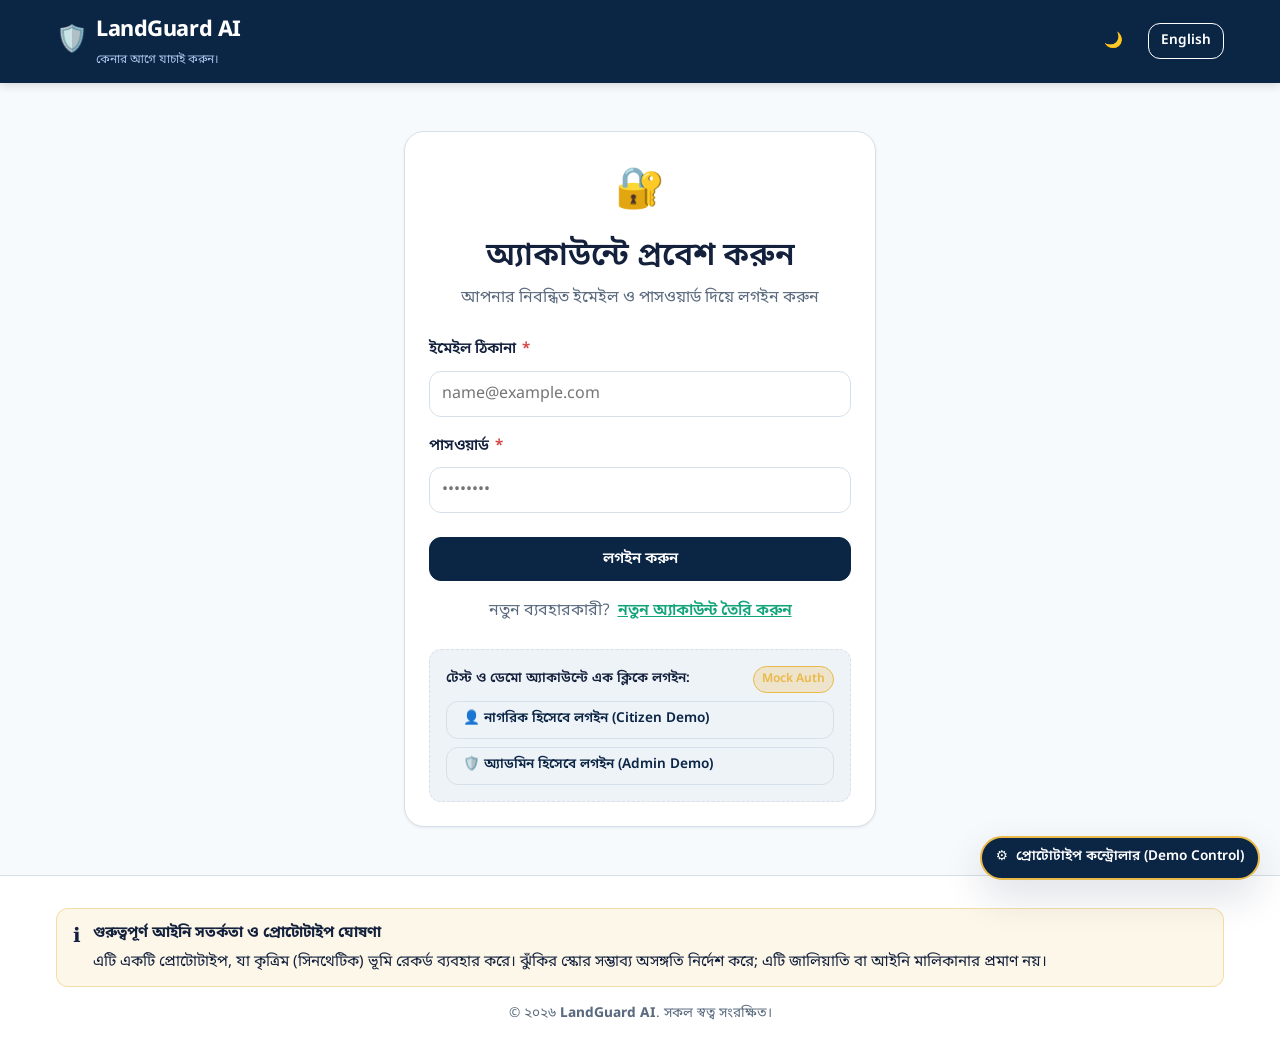
<file: frontend/login.html>
<!DOCTYPE html>
<html lang="bn">
<head>
  <meta charset="UTF-8">
  <meta name="viewport" content="width=device-width, initial-scale=1.0">
  <title>লগইন | LandGuard AI</title>
  <link rel="preconnect" href="https://fonts.googleapis.com">
  <link rel="preconnect" href="https://fonts.gstatic.com" crossorigin>
  <link href="https://fonts.googleapis.com/css2?family=Inter:wght@400;500;600&family=Noto+Sans+Bengali:wght@400;500;600;700&family=Poppins:wght@600;700&display=swap" rel="stylesheet">
  <link rel="stylesheet" href="./css/bootstrap.min.css">
  <link rel="stylesheet" href="./css/tokens.css">
  <link rel="stylesheet" href="./css/base.css">
  <link rel="stylesheet" href="./css/components.css">
</head>
<body>
  <a href="#main" class="skip-link">মূল বিষয়বস্তুতে যান</a>

  <!-- Header / Navigation -->
  <header class="navbar-custom">
    <div class="container-lg-custom d-flex justify-content-between align-items-center">
      <a href="./index.html" class="navbar-brand-wrap">
        <span style="font-size: 1.6rem;">🛡️</span>
        <div>
          <span class="navbar-brand-title">LandGuard AI</span>
          <span class="navbar-brand-tagline" data-i18n="app.tagline">কেনার আগে যাচাই করুন।</span>
        </div>
      </a>
      <div class="d-flex align-items-center gap-2">
        <button class="btn-custom btn-ghost-custom text-white theme-toggle-btn" aria-label="Toggle theme">
          <span class="theme-toggle-icon">🌙</span>
        </button>
        <button class="btn-custom btn-outline-custom text-white border-white lang-toggle-btn" style="min-height: 36px; padding: 0 12px; font-size: 0.85rem;">
          English
        </button>
      </div>
    </div>
  </header>

  <!-- Main Content -->
  <main id="main" class="main-content py-5">
    <div class="container-lg-custom">
      <div class="row justify-content-center">
        <div class="col-12 col-md-8 col-lg-5">
          <div class="card-custom">
            <div class="text-center mb-4">
              <span style="font-size: 2.5rem; display: inline-block; margin-bottom: 8px;">🔐</span>
              <h1 class="h2 mb-1" data-i18n="auth.login_title">অ্যাকাউন্টে প্রবেশ করুন</h1>
              <p class="text-muted-custom" data-i18n="auth.login_subtitle">আপনার নিবন্ধিত ইমেইল ও পাসওয়ার্ড দিয়ে লগইন করুন</p>
            </div>

            <!-- Error Banner -->
            <div id="loginAlert" class="alert-custom" style="display: none; background-color: var(--risk-high-bg); border: 1px solid var(--risk-high-border); color: var(--risk-high);" role="alert">
              <span>⚠️</span>
              <span id="loginAlertMsg">ইমেইল বা পাসওয়ার্ড ভুল হয়েছে।</span>
            </div>

            <form id="loginForm" novalidate>
              <div class="form-group-custom">
                <label for="emailInput" class="form-label-custom">
                  <span data-i18n="auth.email">ইমেইল ঠিকানা</span>
                  <span class="required-star">*</span>
                </label>
                <input type="email" id="emailInput" class="form-control-custom" placeholder="name@example.com" required autocomplete="email">
                <div class="form-error-feedback" id="emailError">
                  <span>❌</span> <span data-i18n="auth.error.missing_fields">সঠিক ইমেইল ঠিকানা দিন</span>
                </div>
              </div>

              <div class="form-group-custom">
                <label for="passwordInput" class="form-label-custom">
                  <span data-i18n="auth.password">পাসওয়ার্ড</span>
                  <span class="required-star">*</span>
                </label>
                <input type="password" id="passwordInput" class="form-control-custom" placeholder="••••••••" required autocomplete="current-password">
                <div class="form-error-feedback" id="passwordError">
                  <span>❌</span> <span data-i18n="auth.error.missing_fields">পাসওয়ার্ড দিন</span>
                </div>
              </div>

              <button type="submit" id="submitBtn" class="btn-custom btn-primary-custom w-100 mt-2 mb-3">
                <span id="btnSpinner" class="spinner-border spinner-border-sm me-2" style="display: none;" role="status"></span>
                <span data-i18n="auth.login_btn">লগইন করুন</span>
              </button>
            </form>

            <div class="text-center mb-4">
              <span class="text-muted-custom" data-i18n="auth.no_account">নতুন ব্যবহারকারী?</span>
              <a href="./register.html" class="fw-semibold ms-1" style="color: var(--color-secondary);" data-i18n="auth.register_title">নিবন্ধন করুন</a>
            </div>

            <!-- 1-Click Demo Accounts -->
            <div style="background-color: var(--color-surface-alt); border-radius: var(--radius-md); padding: 16px; border: 1px dashed var(--color-border);">
              <div class="d-flex align-items-center justify-content-between mb-2">
                <span class="fw-semibold" style="font-size: 0.85rem;" data-i18n="auth.demo_accounts_title">টেস্ট ও ডেমো অ্যাকাউন্টে এক ক্লিকে লগইন:</span>
                <span class="sim-pill">Mock Auth</span>
              </div>
              <div class="d-flex flex-column gap-2">
                <button type="button" id="demoCitizenBtn" class="btn-custom btn-outline-custom w-100 justify-content-start" style="font-size: 0.85rem; min-height: 38px;">
                  <span data-i18n="auth.demo_citizen_btn">👤 নাগরিক হিসেবে লগইন (Citizen Demo)</span>
                </button>
                <button type="button" id="demoAdminBtn" class="btn-custom btn-outline-custom w-100 justify-content-start" style="font-size: 0.85rem; min-height: 38px;">
                  <span data-i18n="auth.demo_admin_btn">🛡️ অ্যাডমিন হিসেবে লগইন (Admin Demo)</span>
                </button>
              </div>
            </div>

          </div>
        </div>
      </div>
    </div>
  </main>

  <!-- Footer -->
  <footer class="footer-custom">
    <div class="container-lg-custom">
      <div class="alert-custom alert-disclaimer mb-3">
        <span style="font-size: 1.25rem;">ℹ️</span>
        <div>
          <div class="fw-bold mb-1" data-i18n="disclaimer.title">গুরুত্বপূর্ণ আইনি সতর্কতা ও প্রোটোটাইপ ঘোষণা</div>
          <div data-i18n="disclaimer.text">এটি একটি প্রোটোটাইপ, যা কৃত্রিম (সিনথেটিক) ভূমি রেকর্ড ব্যবহার করে। ঝুঁকির স্কোর সম্ভাব্য অসঙ্গতি নির্দেশ করে; এটি জালিয়াতি বা আইনি মালিকানার প্রমাণ নয়।</div>
        </div>
      </div>
      <div class="text-center text-muted-custom" style="font-size: 0.85rem;">
        © ২০২৬ <strong>LandGuard AI</strong>. সকল স্বত্ব সংরক্ষিত।
      </div>
    </div>
  </footer>

  <script type="module">
    import { initAppShell } from './js/shell.js';
    import { api } from './js/api.js';
    import { t } from './js/i18n.js';

    await initAppShell();

    const form = document.getElementById('loginForm');
    const emailInput = document.getElementById('emailInput');
    const passwordInput = document.getElementById('passwordInput');
    const submitBtn = document.getElementById('submitBtn');
    const btnSpinner = document.getElementById('btnSpinner');
    const loginAlert = document.getElementById('loginAlert');
    const loginAlertMsg = document.getElementById('loginAlertMsg');
    const emailError = document.getElementById('emailError');
    const passwordError = document.getElementById('passwordError');

    const demoCitizenBtn = document.getElementById('demoCitizenBtn');
    const demoAdminBtn = document.getElementById('demoAdminBtn');

    // Parse redirect param if any
    const urlParams = new URLSearchParams(window.location.search);
    const redirectUrl = urlParams.get('redirect') ? decodeURIComponent(urlParams.get('redirect')) : '/dashboard.html';

    async function executeLogin(email, password) {
      loginAlert.style.display = 'none';
      submitBtn.disabled = true;
      btnSpinner.style.display = 'inline-block';

      const res = await api.auth.login({ email, password });

      submitBtn.disabled = false;
      btnSpinner.style.display = 'none';

      if (res.ok) {
        window.location.href = redirectUrl;
      } else {
        loginAlertMsg.textContent = t(res.error ? res.error.message_key : 'auth.error.invalid_credentials');
        loginAlert.style.display = 'flex';
      }
    }

    form.addEventListener('submit', async (e) => {
      e.preventDefault();
      let hasError = false;

      if (!emailInput.value.trim() || !emailInput.value.includes('@')) {
        emailInput.classList.add('is-invalid');
        emailError.classList.add('active');
        hasError = true;
      } else {
        emailInput.classList.remove('is-invalid');
        emailError.classList.remove('active');
      }

      if (!passwordInput.value) {
        passwordInput.classList.add('is-invalid');
        passwordError.classList.add('active');
        hasError = true;
      } else {
        passwordInput.classList.remove('is-invalid');
        passwordError.classList.remove('active');
      }

      if (!hasError) {
        await executeLogin(emailInput.value.trim(), passwordInput.value);
      }
    });

    demoCitizenBtn.addEventListener('click', () => {
      emailInput.value = 'citizen@landguard.gov.bd';
      passwordInput.value = 'Password123!';
      executeLogin('citizen@landguard.gov.bd', 'Password123!');
    });

    demoAdminBtn.addEventListener('click', () => {
      emailInput.value = 'admin@landguard.gov.bd';
      passwordInput.value = 'AdminPassword123!';
      executeLogin('admin@landguard.gov.bd', 'AdminPassword123!');
    });
  </script>
</body>
</html>
</file>
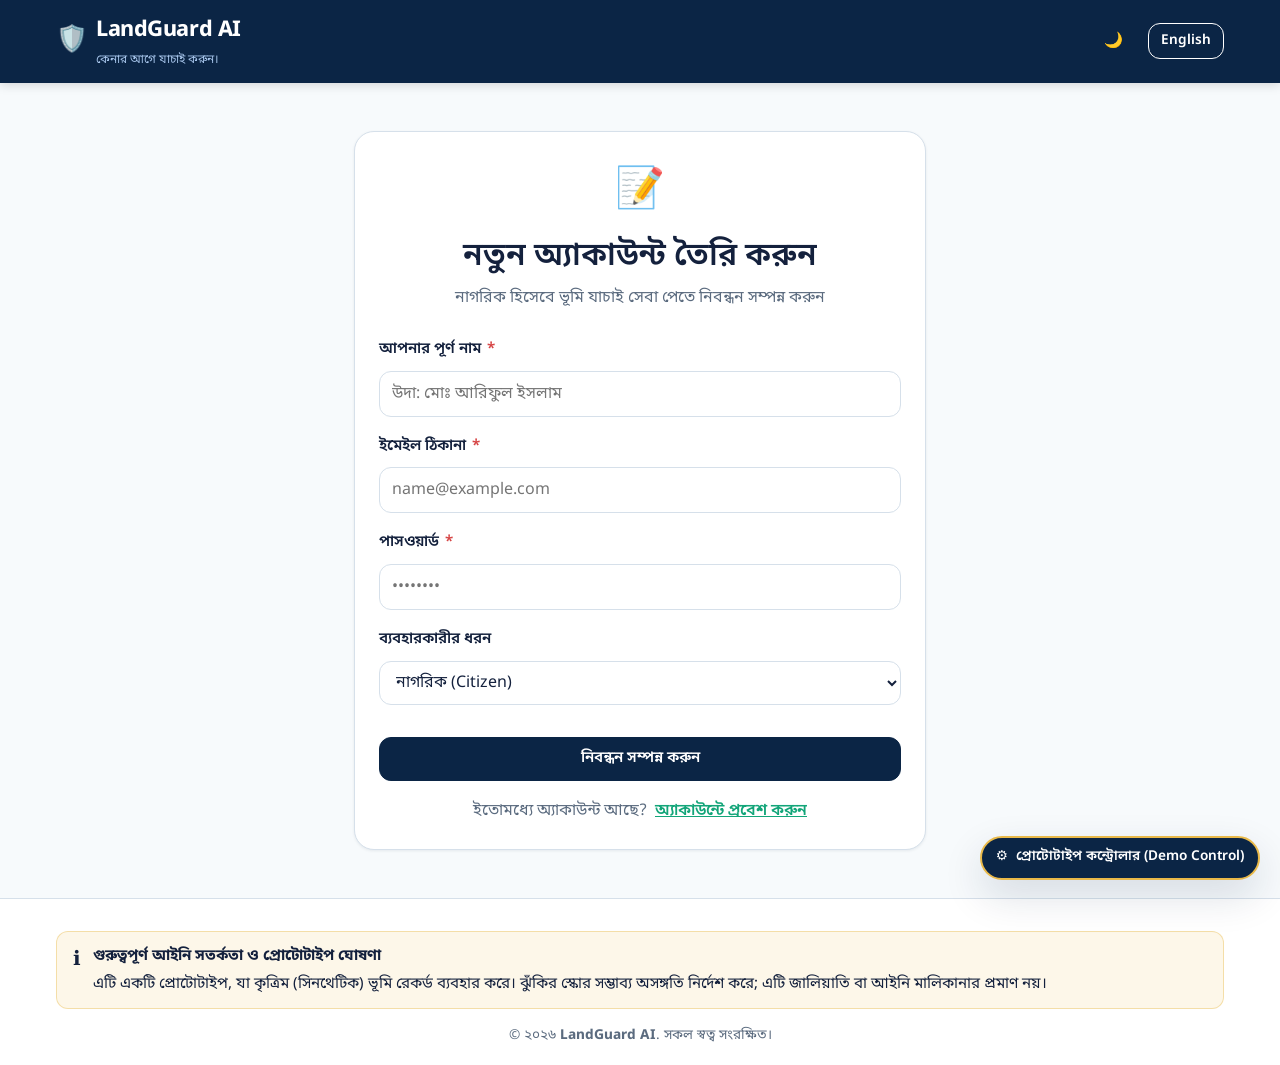
<file: frontend/register.html>
<!DOCTYPE html>
<html lang="bn">
<head>
  <meta charset="UTF-8">
  <meta name="viewport" content="width=device-width, initial-scale=1.0">
  <title>নিবন্ধন | LandGuard AI</title>
  <link rel="preconnect" href="https://fonts.googleapis.com">
  <link rel="preconnect" href="https://fonts.gstatic.com" crossorigin>
  <link href="https://fonts.googleapis.com/css2?family=Inter:wght@400;500;600&family=Noto+Sans+Bengali:wght@400;500;600;700&family=Poppins:wght@600;700&display=swap" rel="stylesheet">
  <link rel="stylesheet" href="./css/bootstrap.min.css">
  <link rel="stylesheet" href="./css/tokens.css">
  <link rel="stylesheet" href="./css/base.css">
  <link rel="stylesheet" href="./css/components.css">
</head>
<body>
  <a href="#main" class="skip-link">মূল বিষয়বস্তুতে যান</a>

  <!-- Header / Navigation -->
  <header class="navbar-custom">
    <div class="container-lg-custom d-flex justify-content-between align-items-center">
      <a href="./index.html" class="navbar-brand-wrap">
        <span style="font-size: 1.6rem;">🛡️</span>
        <div>
          <span class="navbar-brand-title">LandGuard AI</span>
          <span class="navbar-brand-tagline" data-i18n="app.tagline">কেনার আগে যাচাই করুন।</span>
        </div>
      </a>
      <div class="d-flex align-items-center gap-2">
        <button class="btn-custom btn-ghost-custom text-white theme-toggle-btn" aria-label="Toggle theme">
          <span class="theme-toggle-icon">🌙</span>
        </button>
        <button class="btn-custom btn-outline-custom text-white border-white lang-toggle-btn" style="min-height: 36px; padding: 0 12px; font-size: 0.85rem;">
          English
        </button>
      </div>
    </div>
  </header>

  <!-- Main Content -->
  <main id="main" class="main-content py-5">
    <div class="container-lg-custom">
      <div class="row justify-content-center">
        <div class="col-12 col-md-8 col-lg-6">
          <div class="card-custom">
            <div class="text-center mb-4">
              <span style="font-size: 2.5rem; display: inline-block; margin-bottom: 8px;">📝</span>
              <h1 class="h2 mb-1" data-i18n="auth.register_title">নতুন অ্যাকাউন্ট তৈরি করুন</h1>
              <p class="text-muted-custom" data-i18n="auth.register_subtitle">নাগরিক হিসেবে ভূমি যাচাই সেবা পেতে নিবন্ধন সম্পন্ন করুন</p>
            </div>

            <!-- Error Banner -->
            <div id="registerAlert" class="alert-custom" style="display: none; background-color: var(--risk-high-bg); border: 1px solid var(--risk-high-border); color: var(--risk-high);" role="alert">
              <span>⚠️</span>
              <span id="registerAlertMsg">দয়া করে সকল তথ্য সঠিকভাবে পূরণ করুন।</span>
            </div>

            <form id="registerForm" novalidate>
              <div class="form-group-custom">
                <label for="nameInput" class="form-label-custom">
                  <span data-i18n="auth.name">আপনার পূর্ণ নাম</span>
                  <span class="required-star">*</span>
                </label>
                <input type="text" id="nameInput" class="form-control-custom" placeholder="উদা: মোঃ আরিফুল ইসলাম" required autocomplete="name">
                <div class="form-error-feedback" id="nameError">
                  <span>❌</span> <span data-i18n="auth.error.missing_fields">নামের ক্ষেত্রটি পূরণ করা আবশ্যক</span>
                </div>
              </div>

              <div class="form-group-custom">
                <label for="emailInput" class="form-label-custom">
                  <span data-i18n="auth.email">ইমেইল ঠিকানা</span>
                  <span class="required-star">*</span>
                </label>
                <input type="email" id="emailInput" class="form-control-custom" placeholder="name@example.com" required autocomplete="email">
                <div class="form-error-feedback" id="emailError">
                  <span>❌</span> <span data-i18n="auth.error.missing_fields">সঠিক ইমেইল ঠিকানা দিন</span>
                </div>
              </div>

              <div class="form-group-custom">
                <label for="passwordInput" class="form-label-custom">
                  <span data-i18n="auth.password">পাসওয়ার্ড</span>
                  <span class="required-star">*</span>
                </label>
                <input type="password" id="passwordInput" class="form-control-custom" placeholder="••••••••" required autocomplete="new-password">
                <div class="form-error-feedback" id="passwordError">
                  <span>❌</span> <span>পাসওয়ার্ড কমপক্ষে ৬ অক্ষরের হতে হবে</span>
                </div>
              </div>

              <div class="form-group-custom">
                <label for="roleSelect" class="form-label-custom">
                  <span data-i18n="auth.role">ব্যবহারকারীর ধরন</span>
                </label>
                <select id="roleSelect" class="form-select-custom">
                  <option value="citizen" data-i18n="auth.role_citizen">নাগরিক (Citizen)</option>
                  <option value="admin" data-i18n="auth.role_admin">অ্যাডমিন কর্মকর্তা (Land Officer)</option>
                </select>
              </div>

              <button type="submit" id="submitBtn" class="btn-custom btn-primary-custom w-100 mt-3 mb-3">
                <span id="btnSpinner" class="spinner-border spinner-border-sm me-2" style="display: none;" role="status"></span>
                <span data-i18n="auth.register_btn">নিবন্ধন সম্পন্ন করুন</span>
              </button>
            </form>

            <div class="text-center">
              <span class="text-muted-custom" data-i18n="auth.have_account">ইতোমধ্যে অ্যাকাউন্ট আছে?</span>
              <a href="./login.html" class="fw-semibold ms-1" style="color: var(--color-secondary);" data-i18n="auth.login_title">লগইন করুন</a>
            </div>
          </div>
        </div>
      </div>
    </div>
  </main>

  <!-- Footer -->
  <footer class="footer-custom">
    <div class="container-lg-custom">
      <div class="alert-custom alert-disclaimer mb-3">
        <span style="font-size: 1.25rem;">ℹ️</span>
        <div>
          <div class="fw-bold mb-1" data-i18n="disclaimer.title">গুরুত্বপূর্ণ আইনি সতর্কতা ও প্রোটোটাইপ ঘোষণা</div>
          <div data-i18n="disclaimer.text">এটি একটি প্রোটোটাইপ, যা কৃত্রিম (সিনথেটিক) ভূমি রেকর্ড ব্যবহার করে। ঝুঁকির স্কোর সম্ভাব্য অসঙ্গতি নির্দেশ করে; এটি জালিয়াতি বা আইনি মালিকানার প্রমাণ নয়।</div>
        </div>
      </div>
      <div class="text-center text-muted-custom" style="font-size: 0.85rem;">
        © ২০২৬ <strong>LandGuard AI</strong>. সকল স্বত্ব সংরক্ষিত।
      </div>
    </div>
  </footer>

  <script type="module">
    import { initAppShell } from './js/shell.js';
    import { api } from './js/api.js';
    import { t } from './js/i18n.js';

    await initAppShell();

    const form = document.getElementById('registerForm');
    const nameInput = document.getElementById('nameInput');
    const emailInput = document.getElementById('emailInput');
    const passwordInput = document.getElementById('passwordInput');
    const roleSelect = document.getElementById('roleSelect');
    const submitBtn = document.getElementById('submitBtn');
    const btnSpinner = document.getElementById('btnSpinner');
    const registerAlert = document.getElementById('registerAlert');
    const registerAlertMsg = document.getElementById('registerAlertMsg');

    const nameError = document.getElementById('nameError');
    const emailError = document.getElementById('emailError');
    const passwordError = document.getElementById('passwordError');

    form.addEventListener('submit', async (e) => {
      e.preventDefault();
      registerAlert.style.display = 'none';

      let hasError = false;

      if (!nameInput.value.trim()) {
        nameInput.classList.add('is-invalid');
        nameError.classList.add('active');
        hasError = true;
      } else {
        nameInput.classList.remove('is-invalid');
        nameError.classList.remove('active');
      }

      if (!emailInput.value.trim() || !emailInput.value.includes('@')) {
        emailInput.classList.add('is-invalid');
        emailError.classList.add('active');
        hasError = true;
      } else {
        emailInput.classList.remove('is-invalid');
        emailError.classList.remove('active');
      }

      if (!passwordInput.value || passwordInput.value.length < 6) {
        passwordInput.classList.add('is-invalid');
        passwordError.classList.add('active');
        hasError = true;
      } else {
        passwordInput.classList.remove('is-invalid');
        passwordError.classList.remove('active');
      }

      if (hasError) return;

      submitBtn.disabled = true;
      btnSpinner.style.display = 'inline-block';

      const res = await api.auth.register({
        name: nameInput.value.trim(),
        email: emailInput.value.trim(),
        password: passwordInput.value,
        role: roleSelect.value,
        language: document.documentElement.lang || 'bn'
      });

      submitBtn.disabled = false;
      btnSpinner.style.display = 'none';

      if (res.ok) {
        window.location.href = "./dashboard.html";
      } else {
        registerAlertMsg.textContent = t(res.error ? res.error.message_key : 'auth.error.missing_fields');
        registerAlert.style.display = 'flex';
      }
    });
  </script>
</body>
</html>
</file>
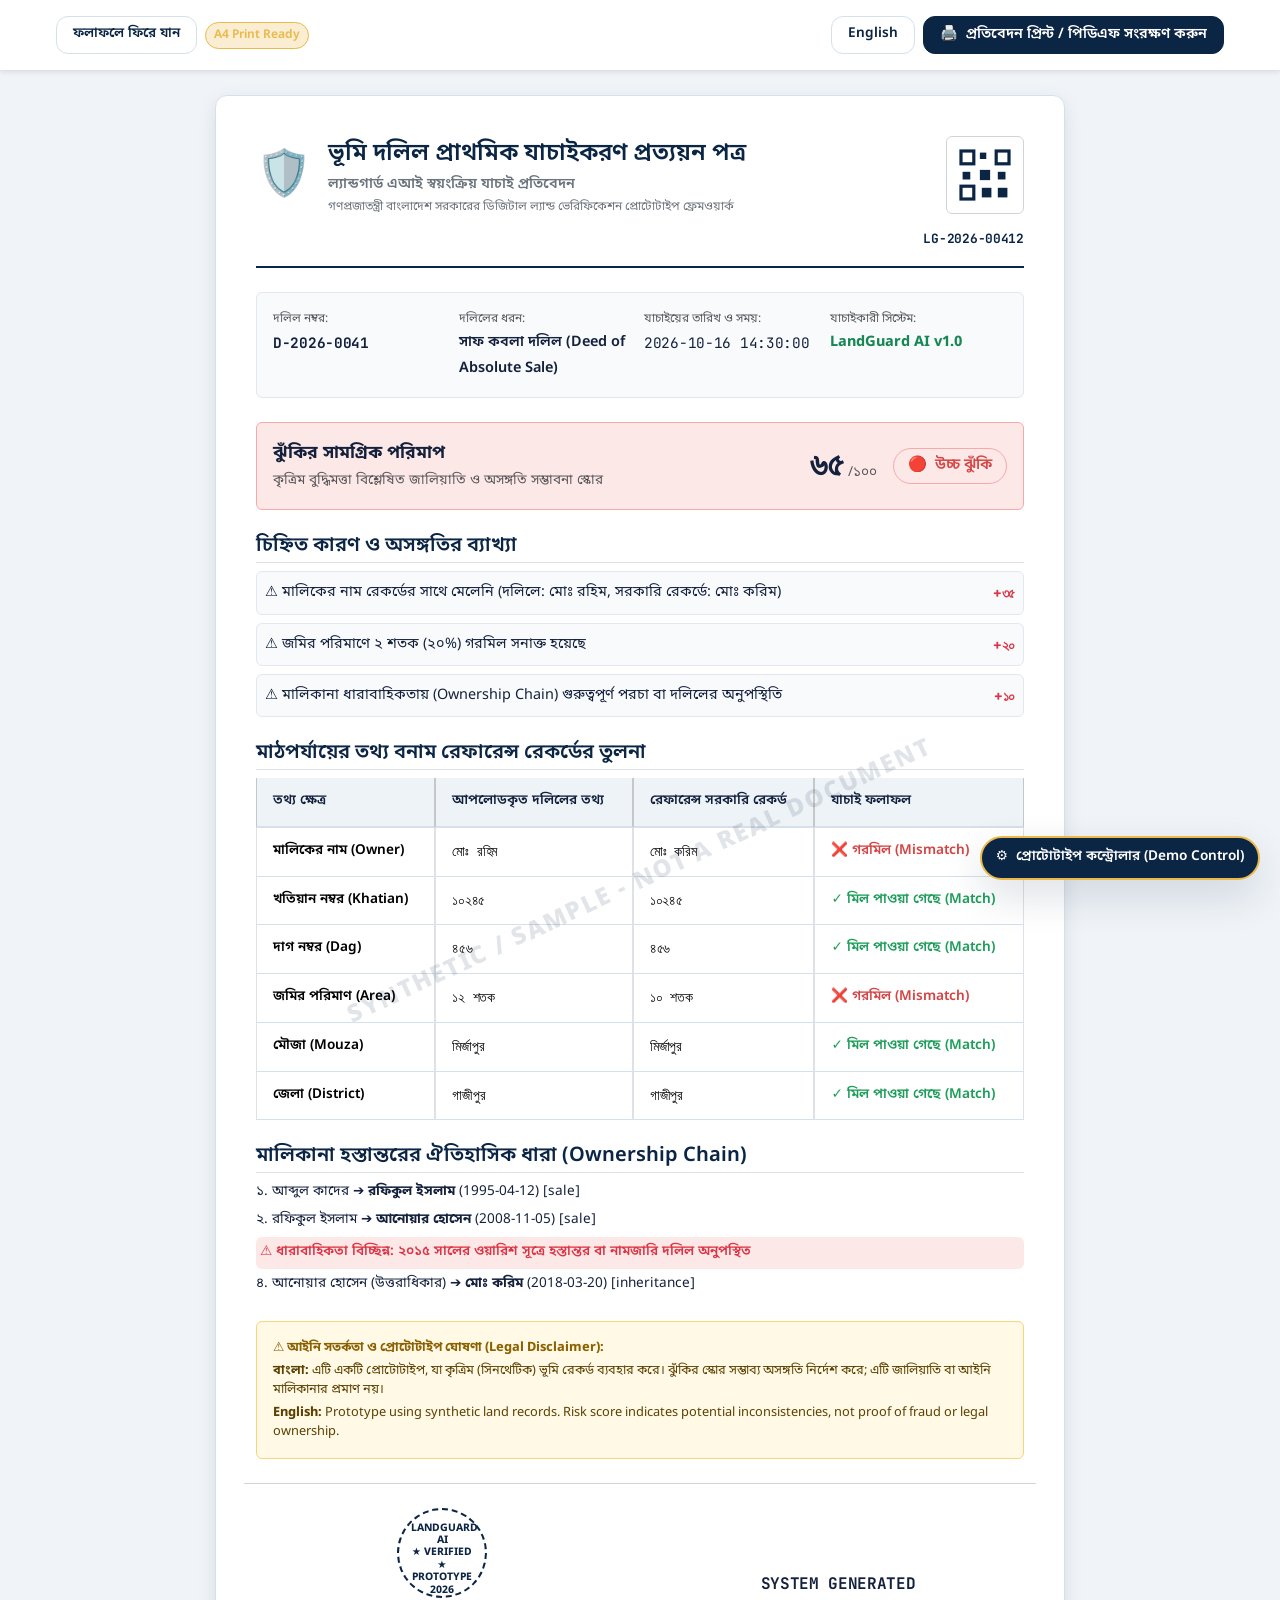
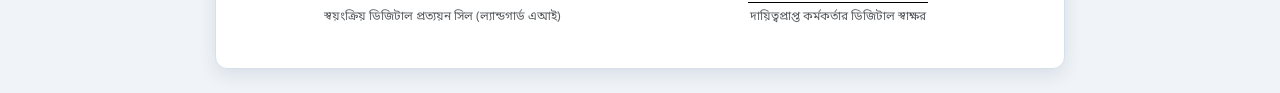
<file: frontend/report.html>
<!DOCTYPE html>
<html lang="bn">
<head>
  <meta charset="UTF-8">
  <meta name="viewport" content="width=device-width, initial-scale=1.0">
  <title>যাচাইকরণ প্রত্যয়ন পত্র | LandGuard AI</title>
  <link rel="preconnect" href="https://fonts.googleapis.com">
  <link rel="preconnect" href="https://fonts.gstatic.com" crossorigin>
  <link href="https://fonts.googleapis.com/css2?family=Inter:wght@400;500;600&family=Noto+Sans+Bengali:wght@400;500;600;700&family=Poppins:wght@600;700&family=JetBrains+Mono:wght@500;600&display=swap" rel="stylesheet">
  <link rel="stylesheet" href="./css/bootstrap.min.css">
  <link rel="stylesheet" href="./css/tokens.css">
  <link rel="stylesheet" href="./css/base.css">
  <link rel="stylesheet" href="./css/components.css">
  <style>
    /* Print Specific Styles */
    @media print {
      body {
        background-color: #ffffff !important;
        color: #000000 !important;
        font-size: 12pt;
      }
      .no-print, header, footer, .sim-drawer-wrap {
        display: none !important;
      }
      .report-sheet {
        box-shadow: none !important;
        border: 2px solid #000000 !important;
        padding: 20mm !important;
        margin: 0 !important;
        max-width: 100% !important;
        page-break-after: avoid;
      }
      .watermark-synthetic::after {
        opacity: 0.08 !important;
      }
    }

    .report-sheet {
      background-color: #ffffff;
      max-width: 850px;
      margin: 0 auto;
      border: 1px solid var(--color-border);
      border-radius: var(--radius-md);
      padding: 40px;
      box-shadow: var(--shadow-md);
      position: relative;
    }

    [data-theme="dark"] .report-sheet {
      background-color: #ffffff;
      color: #14213D;
      border-color: #ced4da;
    }
  </style>
</head>
<body style="background-color: #f0f4f8;">
  <a href="#main" class="skip-link">মূল বিষয়বস্তুতে যান</a>

  <!-- Top Action Bar (Screen Only) -->
  <div class="no-print bg-white border-bottom py-3 sticky-top shadow-sm">
    <div class="container-lg-custom d-flex justify-content-between align-items-center">
      <div class="d-flex align-items-center gap-2">
        <a id="backBtn" href="./result.html" class="btn-custom btn-outline-custom" style="min-height: 38px; font-size: 0.85rem;" data-i18n="report.back_to_result">
          ← ফলাফলে ফিরে যান
        </a>
        <span class="sim-pill d-none d-sm-inline">A4 Print Ready</span>
      </div>
      <div class="d-flex align-items-center gap-2">
        <button class="btn-custom btn-outline-custom lang-toggle-btn" style="min-height: 38px; font-size: 0.85rem;">
          English
        </button>
        <button id="printBtn" class="btn-custom btn-primary-custom" style="min-height: 38px; font-size: 0.9rem;">
          <span>🖨️</span> <span data-i18n="report.print_btn">প্রতিবেদন প্রিন্ট / পিডিএফ সংরক্ষণ</span>
        </button>
      </div>
    </div>
  </div>

  <!-- Printable Report Sheet -->
  <main id="main" class="main-content py-4">
    <div class="container-lg-custom">

      <div class="report-sheet watermark-synthetic" id="reportSheet">
        
        <!-- Header -->
        <div class="d-flex justify-content-between align-items-start border-bottom pb-3 mb-4" style="border-color: #0B2545 !important; border-bottom-width: 2px !important;">
          <div class="d-flex align-items-center gap-3">
            <div style="font-size: 2.8rem;">🛡️</div>
            <div>
              <h1 class="h3 mb-0" style="color: #0B2545;" data-i18n="report.title">ভূমি দলিল প্রাথমিক যাচাইকরণ প্রত্যয়ন পত্র</h1>
              <div class="fw-semibold text-secondary" style="font-size: 0.9rem;" data-i18n="report.subtitle">ল্যান্ডগার্ড এআই স্বয়ংক্রিয় যাচাই প্রতিবেদন</div>
              <div style="font-size: 0.75rem; color: #6c757d;">গণপ্রজাতন্ত্রী বাংলাদেশ সরকারের ডিজিটাল ল্যান্ড ভেরিফিকেশন প্রোটোটাইপ ফ্রেমওয়ার্ক</div>
            </div>
          </div>

          <!-- QR Code & Code -->
          <div class="text-end">
            <div style="display: inline-block; padding: 6px; border: 1px solid #ced4da; border-radius: 6px; background: #fff; margin-bottom: 4px;">
              <svg width="64" height="64" viewBox="0 0 100 100" style="display: block;">
                <!-- Authentic styled QR simulation -->
                <rect width="100" height="100" fill="#fff" />
                <rect x="10" y="10" width="25" height="25" fill="#0B2545" />
                <rect x="15" y="15" width="15" height="15" fill="#fff" />
                <rect x="65" y="10" width="25" height="25" fill="#0B2545" />
                <rect x="70" y="15" width="15" height="15" fill="#fff" />
                <rect x="10" y="65" width="25" height="25" fill="#0B2545" />
                <rect x="15" y="70" width="15" height="15" fill="#fff" />
                <rect x="42" y="15" width="10" height="10" fill="#0B2545" />
                <rect x="42" y="42" width="16" height="16" fill="#0B2545" />
                <rect x="70" y="45" width="12" height="12" fill="#0B2545" />
                <rect x="15" y="45" width="12" height="12" fill="#0B2545" />
                <rect x="45" y="70" width="15" height="15" fill="#0B2545" />
                <rect x="70" y="70" width="15" height="15" fill="#0B2545" />
              </svg>
            </div>
            <div class="font-mono fw-bold" style="font-size: 0.8rem; color: #0B2545;" id="repCode">LG-2026-00412</div>
          </div>
        </div>

        <!-- Meta Details Box -->
        <div class="p-3 mb-4 rounded" style="background-color: #f8fafc; border: 1px solid #e2e8f0; font-size: 0.9rem;">
          <div class="row g-2">
            <div class="col-6 col-md-3">
              <span class="text-muted d-block" style="font-size: 0.75rem;">দলিল নম্বর:</span>
              <span class="fw-bold font-mono" id="repDocNo">-</span>
            </div>
            <div class="col-6 col-md-3">
              <span class="text-muted d-block" style="font-size: 0.75rem;">দলিলের ধরন:</span>
              <span class="fw-semibold" id="repDocType">-</span>
            </div>
            <div class="col-6 col-md-3">
              <span class="text-muted d-block" style="font-size: 0.75rem;">যাচাইয়ের তারিখ ও সময়:</span>
              <span class="font-mono" id="repDate">-</span>
            </div>
            <div class="col-6 col-md-3">
              <span class="text-muted d-block" style="font-size: 0.75rem;">যাচাইকারী সিস্টেম:</span>
              <span class="fw-bold text-success">LandGuard AI v1.0</span>
            </div>
          </div>
        </div>

        <!-- Overall Risk Evaluation Score Box -->
        <div class="p-3 mb-4 rounded d-flex justify-content-between align-items-center" id="scoreBannerBox" style="background-color: #FDE8E8; border: 1px solid #F5A9A9;">
          <div>
            <div class="fw-bold" style="font-size: 1.1rem; color: #14213D;" data-i18n="result.score_card_title">ঝুঁকির সামগ্রিক পরিমাপ</div>
            <div class="text-muted" style="font-size: 0.85rem;">কৃত্রিম বুদ্ধিমত্তা বিশ্লেষিত জালিয়াতি ও অসঙ্গতি সম্ভাবনা স্কোর</div>
          </div>
          <div class="text-end d-flex align-items-center gap-3">
            <div class="text-end">
              <span class="font-mono fw-bold" style="font-size: 2.2rem; line-height: 1;" id="repScore">৬৫</span>
              <span class="text-muted" style="font-size: 0.85rem;">/১০০</span>
            </div>
            <span class="risk-badge" id="repBadge" style="font-size: 0.95rem; padding: 6px 14px;">
              <span id="repBadgeIcon">🔴</span>
              <span id="repBadgeText">উচ্চ ঝুঁকি</span>
            </span>
          </div>
        </div>

        <!-- Identified Inconsistencies -->
        <div class="mb-4">
          <h2 class="h5 mb-2 pb-1 border-bottom" style="color: #0B2545;" data-i18n="result.reasons_title">চিহ্নিত কারণ ও অসঙ্গতির ব্যাখ্যা</h2>
          <div id="repReasonsList" class="d-flex flex-column gap-2" style="font-size: 0.9rem;">
            <!-- Reasons populated here -->
          </div>
        </div>

        <!-- Comparison Table -->
        <div class="mb-4">
          <h2 class="h5 mb-2 pb-1 border-bottom" style="color: #0B2545;" data-i18n="result.comparison_title">মাঠপর্যায়ের তথ্য বনাম রেফারেন্স রেকর্ডের তুলনা</h2>
          <table class="table table-bordered table-sm comparison-table mb-0" style="font-size: 0.85rem;">
            <thead class="table-light">
              <tr>
                <th>তথ্য ক্ষেত্র</th>
                <th>আপলোডকৃত দলিলের তথ্য</th>
                <th>রেফারেন্স সরকারি রেকর্ড</th>
                <th>যাচাই ফলাফল</th>
              </tr>
            </thead>
            <tbody id="repTableBody">
              <!-- Comparison rows -->
            </tbody>
          </table>
        </div>

        <!-- Ownership Sequence Summary -->
        <div class="mb-4">
          <h2 class="h5 mb-2 pb-1 border-bottom" style="color: #0B2545;" data-i18n="result.timeline_title">মালিকানা হস্তান্তরের ঐতিহাসিক ধারা (Ownership Chain)</h2>
          <div id="repTimelineSummary" style="font-size: 0.85rem;">
            <!-- Timeline summary -->
          </div>
        </div>

        <!-- Mandatory Disclaimer Box -->
        <div class="p-3 mb-4 rounded" style="background-color: #FFF9E6; border: 1px solid #F7D57F; font-size: 0.8rem; line-height: 1.5;">
          <div class="fw-bold mb-1" style="color: #8C6200;">⚠️ আইনি সতর্কতা ও প্রোটোটাইপ ঘোষণা (Legal Disclaimer):</div>
          <div class="mb-1" style="color: #5C4100;">
            <strong>বাংলা:</strong> এটি একটি প্রোটোটাইপ, যা কৃত্রিম (সিনথেটিক) ভূমি রেকর্ড ব্যবহার করে। ঝুঁকির স্কোর সম্ভাব্য অসঙ্গতি নির্দেশ করে; এটি জালিয়াতি বা আইনি মালিকানার প্রমাণ নয়।
          </div>
          <div style="color: #5C4100;">
            <strong>English:</strong> Prototype using synthetic land records. Risk score indicates potential inconsistencies, not proof of fraud or legal ownership.
          </div>
        </div>

        <!-- Signature & Seal -->
        <div class="row pt-4 mt-4 border-top align-items-end" style="border-color: #ced4da !important;">
          <div class="col-6 text-center">
            <div style="display: inline-block; border: 2px dashed #0B2545; border-radius: 50%; width: 90px; height: 90px; padding: 12px; font-size: 0.65rem; color: #0B2545; text-transform: uppercase; font-weight: 700; line-height: 1.2;">
              LandGuard AI<br>★ VERIFIED ★<br>PROTOTYPE<br>2026
            </div>
            <div class="text-muted mt-1" style="font-size: 0.75rem;" data-i18n="report.signature_seal">স্বয়ংক্রিয় ডিজিটাল প্রত্যয়ন সিল</div>
          </div>
          <div class="col-6 text-center">
            <div class="fw-bold font-mono" style="border-bottom: 1px solid #000; padding-bottom: 4px; display: inline-block; min-width: 180px;">
              SYSTEM GENERATED
            </div>
            <div class="text-muted mt-1" style="font-size: 0.75rem;">দায়িত্বপ্রাপ্ত কর্মকর্তার ডিজিটাল স্বাক্ষর</div>
          </div>
        </div>

      </div>

    </div>
  </main>

  <script type="module">
    import { initAppShell } from './js/shell.js';
    import { auth } from './js/auth.js';
    import { api } from './js/api.js';
    import { formatNumber, t } from './js/i18n.js';

    // Route guard
    const user = await auth.requireAuth();
    await initAppShell();

    const urlParams = new URLSearchParams(window.location.search);
    const verificationId = urlParams.get('id') || '3';

    const backBtn = document.getElementById('backBtn');
    const printBtn = document.getElementById('printBtn');
    backBtn.href = `/result.html?id=${verificationId}`;

    printBtn.addEventListener('click', () => {
      window.print();
    });

    async function loadReport() {
      const res = await api.verifications.getReport(verificationId);
      if (res.ok && res.data) {
        renderReportData(res.data);
      }
    }

    function renderReportData(data) {
      document.getElementById('repCode').textContent = data.report_code || "LG-2026-00412";
      document.getElementById('repDocNo').textContent = data.document_no || (data.extracted ? data.extracted.document_no : "D-2026-0041");
      document.getElementById('repDocType').textContent = data.document_type || "বিক্রয় কবলা দলিল";
      document.getElementById('repDate').textContent = data.uploaded_at || new Date().toISOString().substring(0, 19).replace('T', ' ');

      // Score and Badge
      const scoreEl = document.getElementById('repScore');
      const badgeEl = document.getElementById('repBadge');
      const badgeIcon = document.getElementById('repBadgeIcon');
      const badgeText = document.getElementById('repBadgeText');
      const scoreBanner = document.getElementById('scoreBannerBox');

      scoreEl.textContent = formatNumber(data.risk_score);

      if (data.risk_level === 'HIGH') {
        badgeEl.className = 'risk-badge risk-badge--high';
        badgeIcon.textContent = '🔴';
        badgeText.textContent = t('risk_levels.HIGH');
        scoreBanner.style.backgroundColor = '#FDE8E8';
        scoreBanner.style.borderColor = '#F5A9A9';
      } else if (data.risk_level === 'MEDIUM') {
        badgeEl.className = 'risk-badge risk-badge--medium';
        badgeIcon.textContent = '🟡';
        badgeText.textContent = t('risk_levels.MEDIUM');
        scoreBanner.style.backgroundColor = '#FFF4D6';
        scoreBanner.style.borderColor = '#F7D57F';
      } else {
        badgeEl.className = 'risk-badge risk-badge--low';
        badgeIcon.textContent = '🟢';
        badgeText.textContent = t('risk_levels.LOW');
        scoreBanner.style.backgroundColor = '#E6F6EC';
        scoreBanner.style.borderColor = '#A3E0BD';
      }

      // Reasons list
      const reasonsList = document.getElementById('repReasonsList');
      if (!data.reasons || data.reasons.length === 0) {
        reasonsList.innerHTML = `<div class="p-2 text-success">✓ কোনো অসঙ্গতি পাওয়া যায়নি (No inconsistencies found).</div>`;
      } else {
        reasonsList.innerHTML = data.reasons.map(r => `
          <div class="d-flex justify-content-between align-items-center p-2 rounded" style="background: #f8fafc; border: 1px solid #e2e8f0;">
            <div>⚠️ ${t(`reasons.${r.code}`, r.params || {})}</div>
            <span class="font-mono fw-bold text-danger">+${formatNumber(r.points)}</span>
          </div>
        `).join('');
      }

      // Comparison table
      const fields = [
        { key: 'owner', label: 'মালিকের নাম (Owner)' },
        { key: 'khatian', label: 'খতিয়ান নম্বর (Khatian)' },
        { key: 'dag', label: 'দাগ নম্বর (Dag)' },
        { key: 'area', label: 'জমির পরিমাণ (Area)', format: v => `${formatNumber(v)} শতক` },
        { key: 'mouza', label: 'মৌজা (Mouza)' },
        { key: 'district', label: 'জেলা (District)' }
      ];

      const tbody = document.getElementById('repTableBody');
      tbody.innerHTML = fields.map(f => {
        const item = (data.field_results && data.field_results[f.key]) || {
          status: 'match',
          uploaded: data.extracted ? data.extracted[f.key] : '-',
          record: data.reference ? data.reference[f.key] : '-'
        };

        let statusText = '✓ মিল পাওয়া গেছে (Match)';
        let statusStyle = 'color: #1E9E5A; font-weight: 600;';
        if (item.status === 'mismatch') {
          statusText = '❌ গরমিল (Mismatch)';
          statusStyle = 'color: #D64545; font-weight: 600;';
        } else if (item.status === 'partial') {
          statusText = '⚠️ আংশিক মিল (Partial)';
          statusStyle = 'color: #E0A100; font-weight: 600;';
        }

        const upVal = f.format ? f.format(item.uploaded) : formatNumber(item.uploaded);
        const recVal = f.format ? f.format(item.record) : formatNumber(item.record);

        return `
          <tr>
            <td class="fw-semibold">${f.label}</td>
            <td class="font-mono">${upVal || '-'}</td>
            <td class="font-mono">${recVal || '-'}</td>
            <td style="${statusStyle}">${statusText}</td>
          </tr>
        `;
      }).join('');

      // Timeline Summary
      const timelineSummary = document.getElementById('repTimelineSummary');
      const history = data.ownership_history || [];
      timelineSummary.innerHTML = `
        <div class="d-flex flex-column gap-1">
          ${history.map((h, i) => {
            if (h.is_gap) {
              return `<div class="p-1 rounded text-danger" style="background: #FDE8E8; font-weight: 600;">⚠️ ধারাবাহিকতা বিচ্ছিন্ন: ${h.note || 'রেকর্ড অনুপস্থিত'}</div>`;
            }
            return `<div>${formatNumber(i + 1)}. ${h.previous_owner || 'পূর্বতন মালিক'} ➔ <strong>${h.new_owner}</strong> (${h.transfer_date || ''}) [${h.transfer_type}]</div>`;
          }).join('')}
        </div>
      `;
    }

    await loadReport();
  </script>
</body>
</html>
</file>
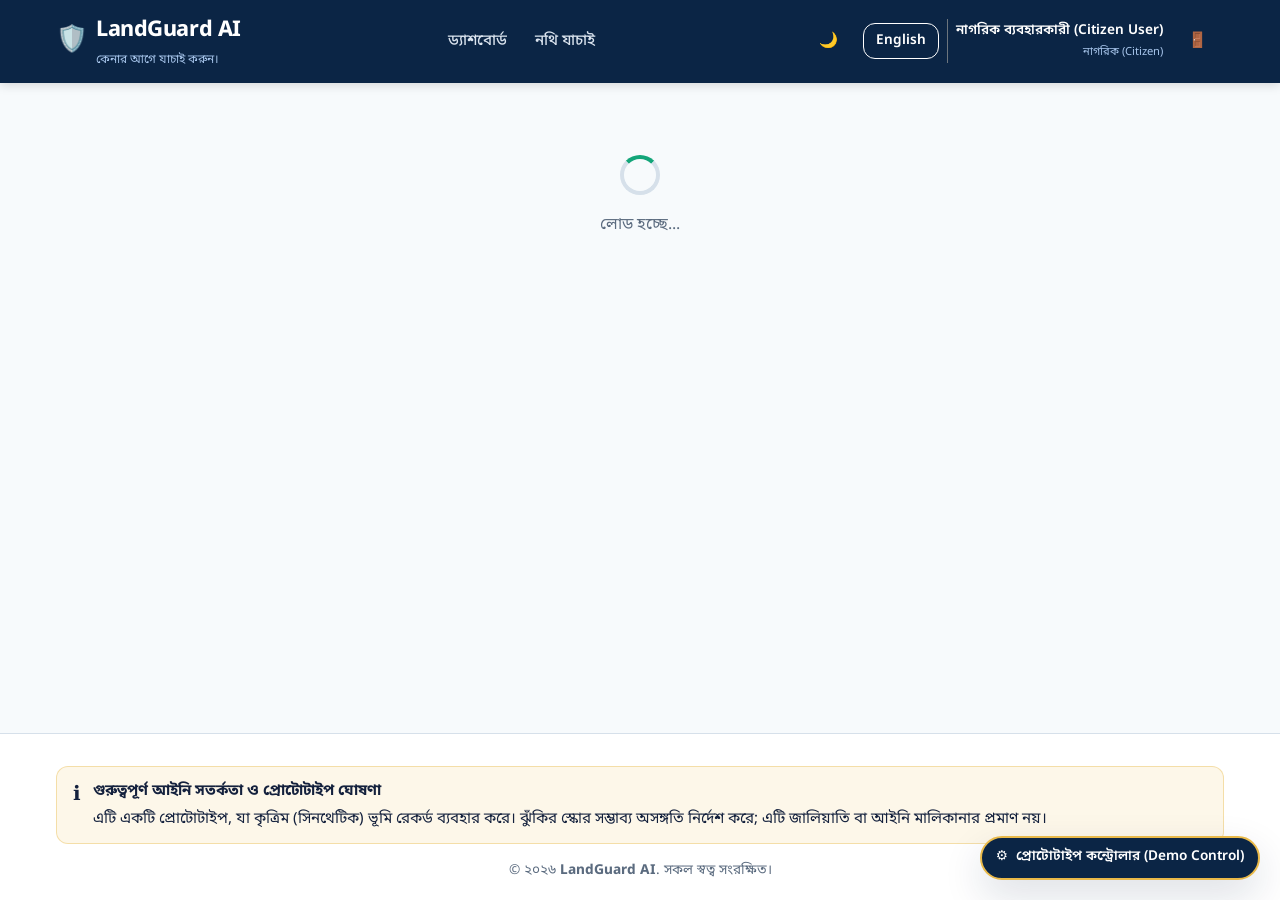
<file: frontend/result.html>
<!DOCTYPE html>
<html lang="bn">
<head>
  <meta charset="UTF-8">
  <meta name="viewport" content="width=device-width, initial-scale=1.0">
  <title>যাচাইকরণ ফলাফল | LandGuard AI</title>
  <link rel="preconnect" href="https://fonts.googleapis.com">
  <link rel="preconnect" href="https://fonts.gstatic.com" crossorigin>
  <link href="https://fonts.googleapis.com/css2?family=Inter:wght@400;500;600&family=Noto+Sans+Bengali:wght@400;500;600;700&family=Poppins:wght@600;700&family=JetBrains+Mono:wght@500;600&display=swap" rel="stylesheet">
  <link rel="stylesheet" href="./css/bootstrap.min.css">
  <link rel="stylesheet" href="./css/tokens.css">
  <link rel="stylesheet" href="./css/base.css">
  <link rel="stylesheet" href="./css/components.css">
</head>
<body>
  <a href="#main" class="skip-link">মূল বিষয়বস্তুতে যান</a>

  <!-- Header / Navigation -->
  <header class="navbar-custom">
    <div class="container-lg-custom d-flex justify-content-between align-items-center">
      <a href="./index.html" class="navbar-brand-wrap">
        <span style="font-size: 1.6rem;">🛡️</span>
        <div>
          <span class="navbar-brand-title">LandGuard AI</span>
          <span class="navbar-brand-tagline" data-i18n="app.tagline">কেনার আগে যাচাই করুন।</span>
        </div>
      </a>

      <!-- Desktop Nav Links -->
      <nav class="d-none d-md-flex align-items-center gap-1">
        <a href="./dashboard.html" class="nav-link-custom" data-nav="dashboard" data-i18n="nav.dashboard">ড্যাশবোর্ড</a>
        <a href="./upload.html" class="nav-link-custom" data-nav="upload" data-i18n="nav.upload">নথি যাচাই</a>
        <a href="./admin/index.html" class="nav-link-custom nav-admin-only" style="display: none;" data-nav="admin" data-i18n="nav.admin">অ্যাডমিন</a>
      </nav>

      <!-- User & Utilities -->
      <div class="d-flex align-items-center gap-2">
        <button class="btn-custom btn-ghost-custom text-white theme-toggle-btn" aria-label="Toggle theme">
          <span class="theme-toggle-icon">🌙</span>
        </button>
        <button class="btn-custom btn-outline-custom text-white border-white lang-toggle-btn" style="min-height: 36px; padding: 0 12px; font-size: 0.85rem;">
          English
        </button>

        <!-- User profile pill / logout -->
        <div class="d-flex align-items-center gap-2 ps-2 border-start border-secondary">
          <div class="text-end d-none d-sm-block text-white">
            <div class="fw-semibold nav-user-name" style="font-size: 0.85rem;">...</div>
            <div class="nav-user-role" style="font-size: 0.7rem; color: #a7c5eb;">...</div>
          </div>
          <button class="btn-custom btn-ghost-custom text-white logout-trigger" title="লগআউট" aria-label="লগআউট">
            <span>🚪</span>
          </button>
        </div>
      </div>
    </div>
  </header>

  <!-- Main Content -->
  <main id="main" class="main-content py-4">
    <div class="container-lg-custom">

      <!-- Loading State -->
      <div id="resultLoading" class="text-center py-5">
        <div class="loading-spinner mx-auto mb-3"></div>
        <p class="text-muted-custom" data-i18n="common.loading">ফলাফল প্রস্তুত হচ্ছে...</p>
      </div>

      <!-- Error State -->
      <div id="resultError" class="card-custom text-center py-5" style="display: none;">
        <span style="font-size: 3rem;">⚠️</span>
        <h2 class="h3 mb-2" id="errorMessageTitle">নথি খুঁজে পাওয়া যায়নি</h2>
        <p class="text-muted-custom mb-4" id="errorMessageBody">অনুরোধকৃত নথির ফলাফল প্রদর্শন করা সম্ভব হচ্ছে না।</p>
        <div>
          <a href="./dashboard.html" class="btn-custom btn-primary-custom" data-i18n="auth.back_to_dashboard">ড্যাশবোর্ডে ফিরে যান</a>
        </div>
      </div>

      <!-- Main Result Content -->
      <div id="resultContent" style="display: none;">

        <!-- Header Bar -->
        <div class="d-flex flex-column flex-md-row justify-content-between align-items-md-center gap-3 mb-4 pb-3 border-bottom border-light-subtle">
          <div>
            <div class="d-flex align-items-center gap-2 mb-1">
              <h1 class="h2 mb-0" data-i18n="result.title">দলিল যাচাইকরণ বিস্তারিত ফলাফল</h1>
              <span class="badge bg-secondary-subtle text-secondary-emphasis" data-i18n="common.synthetic_badge">কৃত্রিম ডাটা</span>
            </div>
            <p class="text-muted-custom mb-0" data-i18n="result.subtitle">এআই বিশ্লেষিত দলিলের তথ্য ও ডিজিটাল ভূমি রেকর্ডের তুলনামূলক পর্যালোচনা</p>
          </div>
          <div class="d-flex gap-2 flex-wrap">
            <a href="./upload.html" class="btn-custom btn-outline-custom" data-i18n="result.btn_reupload">
              <span>🔄</span> <span>অন্য দলিল যাচাই</span>
            </a>
            <a id="reportDownloadBtn" href="#" class="btn-custom btn-secondary-custom shadow-sm" data-i18n="result.btn_download_report">
              <span>📄</span> <span>প্রতিবেদন প্রিন্ট / পিডিএফ</span>
            </a>
          </div>
        </div>

        <!-- Meta Summary Banner -->
        <div class="card-custom mb-4 watermark-synthetic" style="background-color: var(--color-surface-alt);">
          <div class="row g-3 align-items-center">
            <div class="col-12 col-md-4">
              <span class="text-muted-custom" style="font-size: 0.85rem;">দলিলের ফাইলের নাম:</span>
              <div class="fw-bold" id="docNameDisplay">-</div>
            </div>
            <div class="col-6 col-md-3">
              <span class="text-muted-custom" style="font-size: 0.85rem;">দলিলের ধরন:</span>
              <div class="fw-semibold" id="docTypeDisplay">-</div>
            </div>
            <div class="col-6 col-md-2">
              <span class="text-muted-custom" style="font-size: 0.85rem;">রিপোর্ট কোড:</span>
              <div class="fw-bold font-mono text-primary" id="reportCodeDisplay">-</div>
            </div>
            <div class="col-12 col-md-3 text-md-end">
              <span class="text-muted-custom" style="font-size: 0.85rem;">যাচাইয়ের সময়:</span>
              <div class="font-mono" id="docDateDisplay">-</div>
            </div>
          </div>
        </div>

        <!-- Section 1: Risk Gauge + Identified Reasons (2 Columns) -->
        <div class="row g-4 mb-4">
          <!-- Left: SVG Gauge -->
          <div class="col-12 col-lg-5">
            <div class="card-custom h-100 text-center d-flex flex-column justify-content-center py-4">
              <h2 class="h4 mb-3" data-i18n="result.score_card_title">ঝুঁকির সামগ্রিক পরিমাপ</h2>
              <div id="gaugeContainer" class="my-2">
                <!-- SVG semicircle gauge rendered here -->
              </div>
              <div class="mt-3 text-muted-custom" style="font-size: 0.85rem;">
                স্কোর স্কেল: ০-২৯ নিম্ন (🟢) • ৩০-৫৯ মধ্যম (🟡) • ৬০-১০০ উচ্চ (🔴)
              </div>
            </div>
          </div>

          <!-- Right: Reasons & Weight Breakdown -->
          <div class="col-12 col-lg-7">
            <div class="card-custom h-100">
              <div class="d-flex justify-content-between align-items-center mb-3">
                <h2 class="h4 mb-0" data-i18n="result.reasons_title">চিহ্নিত কারণ ও অসঙ্গতির ব্যাখ্যা</h2>
                <span class="badge bg-light text-dark border" style="font-size: 0.75rem;">Explainable AI</span>
              </div>

              <div id="reasonsList" class="d-flex flex-column gap-3">
                <!-- Populated dynamically -->
              </div>
            </div>
          </div>
        </div>

        <!-- Section 2: Chain Gap Warning Banner (If Present) -->
        <div id="chainGapAlert" class="alert-custom mb-4" style="display: none; background-color: var(--risk-high-bg); border: 2px dashed var(--risk-high-border); color: var(--risk-high);">
          <span style="font-size: 1.8rem;">⚠️</span>
          <div>
            <h3 class="h4 mb-1" data-i18n="result.chain_gap_alert_title">মালিকানা ধারায় সম্ভাব্য বিচ্ছিন্নতা (Chain Gap) সনাক্ত হয়েছে!</h3>
            <div data-i18n="result.chain_gap_alert_text">এই জমির মালিকানা ধারায় একটি আবশ্যক হস্তান্তর বা নামজারি পরচা অনুপস্থিত রয়েছে, যা ভবিষ্যতে আইনি জটিলতা তৈরি করতে পারে।</div>
          </div>
        </div>

        <!-- Section 3: Field-by-Field Comparison Table -->
        <div class="card-custom mb-4">
          <div class="d-flex justify-content-between align-items-center mb-3">
            <h2 class="h4 mb-0" data-i18n="result.comparison_title">মাঠপর্যায়ের তথ্য বনাম রেফারেন্স রেকর্ডের তুলনা</h2>
            <span class="text-muted-custom" style="font-size: 0.85rem;">ক্রস-ভেরিফিকেশন ফিল্ডস</span>
          </div>

          <div class="table-responsive-custom">
            <table class="comparison-table">
              <thead>
                <tr>
                  <th data-i18n="result.col_field">তথ্য ক্ষেত্র (Field)</th>
                  <th data-i18n="result.col_uploaded">আপলোডকৃত দলিলে প্রাপ্ত তথ্য</th>
                  <th data-i18n="result.col_record">ডিজিটাল সরকারি রেকর্ডে রক্ষিত তথ্য</th>
                  <th data-i18n="result.col_match_result">যাচাই ফলাফল</th>
                </tr>
              </thead>
              <tbody id="comparisonTableBody">
                <!-- Field comparisons -->
              </tbody>
            </table>
          </div>
        </div>

        <!-- Section 4: Ownership Timeline -->
        <div class="card-custom mb-4">
          <div class="mb-3">
            <h2 class="h4 mb-1" data-i18n="result.timeline_title">মালিকানা হস্তান্তরের ঐতিহাসিক ধারা (Ownership Chain)</h2>
            <p class="text-muted-custom mb-0" style="font-size: 0.9rem;" data-i18n="result.timeline_desc">জমির পূর্ববর্তী মালিকানা হস্তান্তর ও নামজারির ধারাবাহিকতা</p>
          </div>

          <div class="ownership-timeline" id="timelineContainer">
            <!-- Populated dynamically -->
          </div>
        </div>

      </div>

    </div>
  </main>

  <!-- Footer with Mandatory Disclaimer -->
  <footer class="footer-custom">
    <div class="container-lg-custom">
      <div class="alert-custom alert-disclaimer mb-3">
        <span style="font-size: 1.25rem;">ℹ️</span>
        <div>
          <div class="fw-bold mb-1" data-i18n="disclaimer.title">গুরুত্বপূর্ণ আইনি সতর্কতা ও প্রোটোটাইপ ঘোষণা</div>
          <div data-i18n="disclaimer.text">এটি একটি প্রোটোটাইপ, যা কৃত্রিম (সিনথেটিক) ভূমি রেকর্ড ব্যবহার করে। ঝুঁকির স্কোর সম্ভাব্য অসঙ্গতি নির্দেশ করে; এটি জালিয়াতি বা আইনি মালিকানার প্রমাণ নয়।</div>
        </div>
      </div>
      <div class="text-center text-muted-custom" style="font-size: 0.85rem;">
        © ২০২৬ <strong>LandGuard AI</strong>. সকল স্বত্ব সংরক্ষিত।
      </div>
    </div>
  </footer>

  <script type="module">
    import { initAppShell } from './js/shell.js';
    import { auth } from './js/auth.js';
    import { api } from './js/api.js';
    import { renderRiskGauge } from './js/gauge.js';
    import { formatNumber, t } from './js/i18n.js';

    // Route Guard
    const user = await auth.requireAuth();
    await initAppShell();

    const urlParams = new URLSearchParams(window.location.search);
    const verificationId = urlParams.get('id') || '3'; // Default to Rahim Demo if not specified

    const resultLoading = document.getElementById('resultLoading');
    const resultError = document.getElementById('resultError');
    const resultContent = document.getElementById('resultContent');
    const errorMessageTitle = document.getElementById('errorMessageTitle');
    const errorMessageBody = document.getElementById('errorMessageBody');

    const docNameDisplay = document.getElementById('docNameDisplay');
    const docTypeDisplay = document.getElementById('docTypeDisplay');
    const reportCodeDisplay = document.getElementById('reportCodeDisplay');
    const docDateDisplay = document.getElementById('docDateDisplay');
    const reportDownloadBtn = document.getElementById('reportDownloadBtn');

    const gaugeContainer = document.getElementById('gaugeContainer');
    const reasonsList = document.getElementById('reasonsList');
    const chainGapAlert = document.getElementById('chainGapAlert');
    const comparisonTableBody = document.getElementById('comparisonTableBody');
    const timelineContainer = document.getElementById('timelineContainer');

    let currentData = null;

    async function loadResult() {
      resultLoading.style.display = 'block';
      resultError.style.display = 'none';
      resultContent.style.display = 'none';

      const res = await api.verifications.get(verificationId);
      resultLoading.style.display = 'none';

      if (res.ok && res.data) {
        currentData = res.data;
        renderResult(currentData);
        resultContent.style.display = 'block';
      } else {
        resultError.style.display = 'block';
        if (res.error && res.error.code === 'FORBIDDEN') {
          errorMessageTitle.textContent = t('auth.forbidden_title');
          errorMessageBody.textContent = t('auth.error.forbidden');
        } else {
          errorMessageTitle.textContent = "নথি খুঁজে পাওয়া যায়নি";
          errorMessageBody.textContent = "অনুরোধকৃত নথির ফলাফল পাওয়া যায়নি।";
        }
      }
    }

    function renderResult(data) {
      // Header details
      docNameDisplay.textContent = data.filename || data.document_name || "Land_Deed.pdf";
      docTypeDisplay.textContent = data.document_type || "বিক্রয় কবলা দলিল";
      reportCodeDisplay.textContent = data.report_code || "LG-2026-00412";
      docDateDisplay.textContent = data.uploaded_at || new Date().toISOString().substring(0, 10);
      reportDownloadBtn.href = `/report.html?id=${data.id || verificationId}`;

      // Render Gauge
      renderRiskGauge(gaugeContainer, data.risk_score, data.risk_level);

      // Render Reasons Breakdown
      if (!data.reasons || data.reasons.length === 0) {
        reasonsList.innerHTML = `
          <div class="alert-custom alert-info-custom">
            <span>✅</span>
            <span data-i18n="result.no_reasons">কোনো অসঙ্গতি বা ঝুঁকি পাওয়া যায়নি। নথির সকল তথ্য রেকর্ডের সাথে হুবহু মিলেছে।</span>
          </div>
        `;
      } else {
        reasonsList.innerHTML = data.reasons.map(r => {
          let reasonText = t(`reasons.${r.code}`, r.params || {});
          let pointColor = 'var(--risk-high)';
          let badgeBg = 'var(--risk-high-bg)';
          if (r.points < 15) {
            pointColor = 'var(--risk-medium)';
            badgeBg = 'var(--risk-medium-bg)';
          }

          return `
            <div class="p-3 rounded-3 d-flex align-items-center justify-content-between gap-3" style="background-color: var(--color-surface-alt); border: 1px solid var(--color-border);">
              <div class="d-flex align-items-center gap-2">
                <span>⚠️</span>
                <span class="fw-semibold">${reasonText}</span>
              </div>
              <span class="font-mono fw-bold px-2 py-1 rounded" style="background-color: ${badgeBg}; color: ${pointColor}; font-size: 0.85rem; white-space: nowrap;">
                +${formatNumber(r.points)} পয়েন্ট
              </span>
            </div>
          `;
        }).join('');
      }

      // Chain gap banner
      if (data.chain_gap) {
        chainGapAlert.style.display = 'flex';
      } else {
        chainGapAlert.style.display = 'none';
      }

      // Comparison Table
      const fields = [
        { key: 'owner', labelKey: 'fields.owner' },
        { key: 'khatian', labelKey: 'fields.khatian' },
        { key: 'dag', labelKey: 'fields.dag' },
        { key: 'area', labelKey: 'fields.area', format: v => `${formatNumber(v)} শতক` },
        { key: 'mouza', labelKey: 'fields.mouza' },
        { key: 'upazila', labelKey: 'fields.upazila' },
        { key: 'district', labelKey: 'fields.district' },
        { key: 'registration_date', labelKey: 'fields.registration_date' }
      ];

      comparisonTableBody.innerHTML = fields.map(f => {
        const resultItem = (data.field_results && data.field_results[f.key]) || {
          status: 'match',
          uploaded: data.extracted ? data.extracted[f.key + '_no'] || data.extracted[f.key + '_name'] || data.extracted[f.key] : '-',
          record: data.reference ? data.reference[f.key + '_no'] || data.reference[f.key + '_name'] || data.reference[f.key] : '-'
        };

        let statusClass = 'status-cell--match';
        let statusIcon = '✓';
        let statusKey = 'status_labels.match';

        if (resultItem.status === 'mismatch') {
          statusClass = 'status-cell--mismatch';
          statusIcon = '❌';
          statusKey = 'status_labels.mismatch';
        } else if (resultItem.status === 'partial') {
          statusClass = 'status-cell--partial';
          statusIcon = '⚠️';
          statusKey = 'status_labels.partial';
        }

        const uploadedVal = f.format ? f.format(resultItem.uploaded) : formatNumber(resultItem.uploaded);
        const recordVal = f.format ? f.format(resultItem.record) : formatNumber(resultItem.record);

        return `
          <tr>
            <td class="fw-semibold">${t(f.labelKey)}</td>
            <td class="font-mono">${uploadedVal || '-'}</td>
            <td class="font-mono">${recordVal || '-'}</td>
            <td>
              <span class="status-cell ${statusClass}">
                <span>${statusIcon}</span>
                <span>${t(statusKey)}</span>
              </span>
            </td>
          </tr>
        `;
      }).join('');

      // Timeline Rendering
      const history = data.ownership_history || [];
      timelineContainer.innerHTML = history.map((item, idx) => {
        if (item.is_gap) {
          return `
            <div class="timeline-node timeline-node--gap">
              <div class="timeline-marker">⚠️</div>
              <div class="timeline-content">
                <div class="d-flex justify-content-between align-items-center mb-1">
                  <span class="fw-bold text-danger">⚠️ ${t('status_labels.gap')}</span>
                  <span class="badge bg-danger text-white">ধারাবাহিকতা বিচ্ছিন্ন</span>
                </div>
                <div class="text-danger" style="font-size: 0.9rem;">
                  ${item.note || "এই সময়কালে কোনো বৈধ হস্তান্তর বা নামজারি পরচা পাওয়া যায়নি।"}
                </div>
              </div>
            </div>
          `;
        }

        return `
          <div class="timeline-node">
            <div class="timeline-marker">${formatNumber(item.seq_no || idx + 1)}</div>
            <div class="timeline-content">
              <div class="d-flex justify-content-between align-items-center mb-1">
                <span class="fw-bold">${item.previous_owner || 'পূর্বতন মালিক'} ➔ ${item.new_owner}</span>
                <span class="badge bg-light text-dark border font-mono" style="font-size: 0.75rem;">${item.transfer_date || ''}</span>
              </div>
              <div class="text-muted-custom" style="font-size: 0.85rem;">
                হস্তান্তরের ধরন: <span class="fw-semibold">${item.transfer_type === 'sale' ? 'বিক্রয়' : item.transfer_type === 'inheritance' ? 'উত্তরাধিকার' : item.transfer_type === 'gift' ? 'দানপত্র' : item.transfer_type}</span>
              </div>
            </div>
          </div>
        `;
      }).join('');
    }

    window.addEventListener('languageChanged', () => {
      if (currentData) renderResult(currentData);
    });

    await loadResult();
  </script>
</body>
</html>
</file>
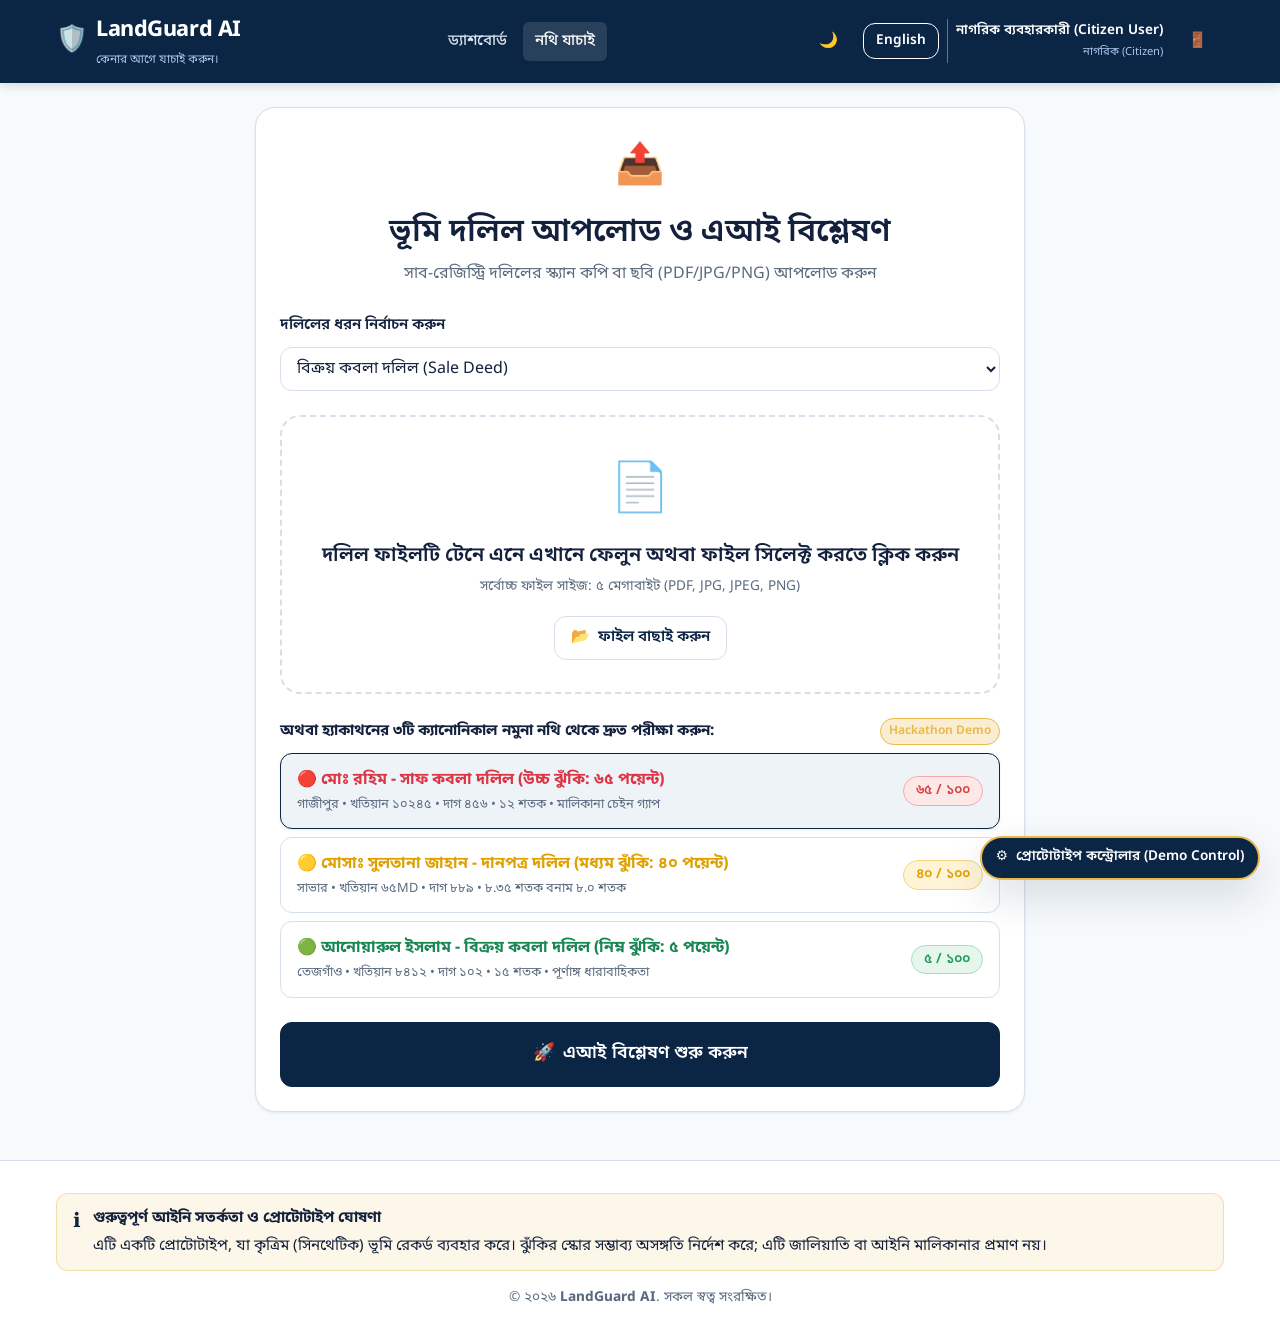
<file: frontend/upload.html>
<!DOCTYPE html>
<html lang="bn">
<head>
  <meta charset="UTF-8">
  <meta name="viewport" content="width=device-width, initial-scale=1.0">
  <title>নথি আপলোড ও যাচাই | LandGuard AI</title>
  <link rel="preconnect" href="https://fonts.googleapis.com">
  <link rel="preconnect" href="https://fonts.gstatic.com" crossorigin>
  <link href="https://fonts.googleapis.com/css2?family=Inter:wght@400;500;600&family=Noto+Sans+Bengali:wght@400;500;600;700&family=Poppins:wght@600;700&display=swap" rel="stylesheet">
  <link rel="stylesheet" href="./css/bootstrap.min.css">
  <link rel="stylesheet" href="./css/tokens.css">
  <link rel="stylesheet" href="./css/base.css">
  <link rel="stylesheet" href="./css/components.css">
  <style>
    .dropzone-box {
      border: 2px dashed var(--color-border);
      border-radius: var(--radius-lg);
      padding: var(--space-6) var(--space-4);
      text-align: center;
      background-color: var(--color-surface);
      cursor: pointer;
      transition: all var(--transition-fast);
      position: relative;
    }
    .dropzone-box:hover, .dropzone-box.dragover {
      border-color: var(--color-secondary);
      background-color: rgba(19, 165, 121, 0.04);
    }
    .preset-card {
      border: 1px solid var(--color-border);
      border-radius: var(--radius-md);
      padding: var(--space-3) var(--space-4);
      background-color: var(--color-surface);
      cursor: pointer;
      transition: all var(--transition-fast);
      text-align: left;
    }
    .preset-card:hover, .preset-card.selected {
      border-color: var(--color-primary);
      box-shadow: var(--shadow-sm);
      background-color: var(--color-surface-alt);
    }
    .step-item {
      display: flex;
      align-items: center;
      gap: var(--space-3);
      padding: var(--space-2) 0;
      color: var(--color-text-muted);
      font-size: 0.95rem;
      transition: color var(--transition-fast);
    }
    .step-item.active {
      color: var(--color-primary);
      font-weight: 600;
    }
    [data-theme="dark"] .step-item.active {
      color: #7FB2F0;
    }
    .step-item.done {
      color: var(--color-secondary);
      font-weight: 600;
    }
  </style>
</head>
<body>
  <a href="#main" class="skip-link">মূল বিষয়বস্তুতে যান</a>

  <!-- Header / Navigation -->
  <header class="navbar-custom">
    <div class="container-lg-custom d-flex justify-content-between align-items-center">
      <a href="./index.html" class="navbar-brand-wrap">
        <span style="font-size: 1.6rem;">🛡️</span>
        <div>
          <span class="navbar-brand-title">LandGuard AI</span>
          <span class="navbar-brand-tagline" data-i18n="app.tagline">কেনার আগে যাচাই করুন।</span>
        </div>
      </a>

      <!-- Desktop Nav Links -->
      <nav class="d-none d-md-flex align-items-center gap-1">
        <a href="./dashboard.html" class="nav-link-custom" data-nav="dashboard" data-i18n="nav.dashboard">ড্যাশবোর্ড</a>
        <a href="./upload.html" class="nav-link-custom" data-nav="upload" data-i18n="nav.upload">নথি যাচাই</a>
        <a href="./admin/index.html" class="nav-link-custom nav-admin-only" style="display: none;" data-nav="admin" data-i18n="nav.admin">অ্যাডমিন</a>
      </nav>

      <!-- User & Utilities -->
      <div class="d-flex align-items-center gap-2">
        <button class="btn-custom btn-ghost-custom text-white theme-toggle-btn" aria-label="Toggle theme">
          <span class="theme-toggle-icon">🌙</span>
        </button>
        <button class="btn-custom btn-outline-custom text-white border-white lang-toggle-btn" style="min-height: 36px; padding: 0 12px; font-size: 0.85rem;">
          English
        </button>

        <!-- User profile pill / logout -->
        <div class="d-flex align-items-center gap-2 ps-2 border-start border-secondary">
          <div class="text-end d-none d-sm-block text-white">
            <div class="fw-semibold nav-user-name" style="font-size: 0.85rem;">...</div>
            <div class="nav-user-role" style="font-size: 0.7rem; color: #a7c5eb;">...</div>
          </div>
          <button class="btn-custom btn-ghost-custom text-white logout-trigger" title="লগআউট" aria-label="লগআউট">
            <span>🚪</span>
          </button>
        </div>
      </div>
    </div>
  </header>

  <!-- Main Content -->
  <main id="main" class="main-content py-4">
    <div class="container-lg-custom">
      <div class="row justify-content-center">
        <div class="col-12 col-lg-8">

          <!-- Upload Card -->
          <div class="card-custom mb-4" id="uploadCard">
            <div class="text-center mb-4">
              <span style="font-size: 2.5rem; display: inline-block; margin-bottom: 8px;">📤</span>
              <h1 class="h2 mb-1" data-i18n="upload.title">ভূমি দলিল আপলোড ও এআই বিশ্লেষণ</h1>
              <p class="text-muted-custom" data-i18n="upload.subtitle">সাব-রেজিস্ট্রি দলিলের স্ক্যান কপি বা ছবি (PDF/JPG/PNG) আপলোড করুন</p>
            </div>

            <!-- Upload Error Message -->
            <div id="uploadAlert" class="alert-custom" style="display: none; background-color: var(--risk-high-bg); border: 1px solid var(--risk-high-border); color: var(--risk-high);" role="alert">
              <span>⚠️</span>
              <span id="uploadAlertMsg">ত্রুটি ঘটেছে</span>
            </div>

            <form id="uploadForm" novalidate>
              <!-- Document Type Selection -->
              <div class="form-group-custom mb-4">
                <label for="docTypeSelect" class="form-label-custom" data-i18n="upload.document_type">দলিলের ধরন নির্বাচন করুন</label>
                <select id="docTypeSelect" class="form-select-custom">
                  <option value="বিক্রয় কবলা দলিল (Sale Deed)" data-i18n="upload.type_sale">বিক্রয় কবলা দলিল (Sale Deed)</option>
                  <option value="দানপত্র দলিল (Gift Deed)" data-i18n="upload.type_gift">দানপত্র দলিল (Gift Deed)</option>
                  <option value="ওয়ারিশান / বণ্টননামা (Inheritance/Partition)" data-i18n="upload.type_inheritance">ওয়ারিশান / বণ্টননামা (Inheritance/Partition)</option>
                  <option value="নামজারি খতিয়ান পরচা (Mutation Khatian)" data-i18n="upload.type_mutation">নামজারি খতিয়ান পরচা (Mutation Khatian)</option>
                </select>
              </div>

              <!-- Dropzone -->
              <div class="dropzone-box mb-4" id="dropzone">
                <input type="file" id="fileInput" accept=".pdf,.png,.jpg,.jpeg" style="display: none;">
                <div style="font-size: 3rem; margin-bottom: 8px; color: var(--color-secondary);">📄</div>
                <h2 class="h4 mb-1" data-i18n="upload.drag_drop">দলিল ফাইলটি টেনে এনে এখানে ফেলুন অথবা ফাইল সিলেক্ট করতে ক্লিক করুন</h2>
                <p class="text-muted-custom mb-3" style="font-size: 0.85rem;" data-i18n="upload.file_requirements">সর্বোচ্চ ফাইল সাইজ: ৫ মেগাবাইট (PDF, JPG, JPEG, PNG)</p>
                <button type="button" class="btn-custom btn-outline-custom" id="browseBtn">
                  <span>📂</span> <span>ফাইল বাছাই করুন</span>
                </button>
              </div>

              <!-- Selected File Preview -->
              <div id="fileInfoBox" class="p-3 mb-4 rounded-3 d-none align-items-center justify-content-between" style="background-color: var(--color-surface-alt); border: 1px solid var(--color-border);">
                <div class="d-flex align-items-center gap-3">
                  <span style="font-size: 1.8rem;">📎</span>
                  <div>
                    <div class="fw-bold" id="fileNameDisplay">file.pdf</div>
                    <div class="text-muted-custom font-mono" style="font-size: 0.8rem;" id="fileSizeDisplay">0 KB</div>
                  </div>
                </div>
                <button type="button" id="removeFileBtn" class="btn-custom btn-ghost-custom" style="min-height: 32px; padding: 0 8px; color: var(--risk-high);" title="ফাইল মুছুন">
                  ✕
                </button>
              </div>

              <!-- Hackathon Canonical Presets (1-Click Test) -->
              <div class="mb-4">
                <div class="d-flex align-items-center justify-content-between mb-2">
                  <label class="form-label-custom mb-0 fw-bold" data-i18n="upload.demo_presets_title">অথবা হ্যাকাথনের ৩টি ক্যানোনিকাল নমুনা নথি থেকে দ্রুত পরীক্ষা করুন:</label>
                  <span class="sim-pill">Hackathon Demo</span>
                </div>

                <div class="d-flex flex-column gap-2">
                  <div class="preset-card selected" data-scenario="Rahim_Land_Deed">
                    <div class="d-flex justify-content-between align-items-center">
                      <div>
                        <div class="fw-bold text-danger">🔴 মোঃ রহিম - সাফ কবলা দলিল (উচ্চ ঝুঁকি: ৬৫ পয়েন্ট)</div>
                        <div class="text-muted-custom" style="font-size: 0.8rem;">গাজীপুর • খতিয়ান ১০২৪৫ • দাগ ৪৫৬ • ১২ শতক • মালিকানা চেইন গ্যাপ</div>
                      </div>
                      <span class="risk-badge risk-badge--high">৬৫ / ১০০</span>
                    </div>
                  </div>

                  <div class="preset-card" data-scenario="medium_risk">
                    <div class="d-flex justify-content-between align-items-center">
                      <div>
                        <div class="fw-bold" style="color: var(--risk-medium);">🟡 মোসাঃ সুলতানা জাহান - দানপত্র দলিল (মধ্যম ঝুঁকি: ৪০ পয়েন্ট)</div>
                        <div class="text-muted-custom" style="font-size: 0.8rem;">সাভার • খতিয়ান ৬৫MD • দাগ ৮৮৯ • ৮.৩৫ শতক বনাম ৮.০ শতক</div>
                      </div>
                      <span class="risk-badge risk-badge--medium">৪০ / ১০০</span>
                    </div>
                  </div>

                  <div class="preset-card" data-scenario="clean_match">
                    <div class="d-flex justify-content-between align-items-center">
                      <div>
                        <div class="fw-bold text-success">🟢 আনোয়ারুল ইসলাম - বিক্রয় কবলা দলিল (নিম্ন ঝুঁকি: ৫ পয়েন্ট)</div>
                        <div class="text-muted-custom" style="font-size: 0.8rem;">তেজগাঁও • খতিয়ান ৮৪১২ • দাগ ১০২ • ১৫ শতক • পূর্ণাঙ্গ ধারাবাহিকতা</div>
                      </div>
                      <span class="risk-badge risk-badge--low">৫ / ১০০</span>
                    </div>
                  </div>
                </div>
              </div>

              <button type="submit" id="submitUploadBtn" class="btn-custom btn-primary-custom w-100 py-3" style="font-size: 1.1rem;">
                <span>🚀</span>
                <span data-i18n="upload.btn_start_analysis">এআই বিশ্লেষণ শুরু করুন</span>
              </button>
            </form>
          </div>

          <!-- Progress / Analyzing State Card -->
          <div class="card-custom mb-4" id="progressCard" style="display: none;" aria-live="polite">
            <div class="text-center mb-4">
              <div class="loading-spinner mx-auto mb-3" style="width: 54px; height: 54px; border-width: 5px;"></div>
              <h2 class="h3 mb-1" data-i18n="upload.analyzing_title">দলিল বিশ্লেষণ ও ক্রস-ভেরিফিকেশন চলছে...</h2>
              <p class="text-muted-custom" style="font-size: 0.9rem;">বাংলা অপটিক্যাল ক্যারেক্টার রিকগনিশন (OCR) ও জেমিনি এআই ইঞ্জিন প্রক্রিয়াকরণ করছে</p>
            </div>

            <!-- Progress Bar -->
            <div class="progress mb-4" style="height: 10px; border-radius: var(--radius-pill); background-color: var(--color-surface-alt);">
              <div class="progress-bar progress-bar-striped progress-bar-animated" id="uploadProgressBar" role="progressbar" style="width: 15%; background-color: var(--color-secondary);"></div>
            </div>

            <!-- Multi-step Timeline -->
            <div class="px-md-4">
              <div class="step-item active" id="step1">
                <span>⏳</span> <span data-i18n="upload.step_upload">১. নথি আপলোড ও মেটাডাটা স্ক্যানিং...</span>
              </div>
              <div class="step-item" id="step2">
                <span>⏳</span> <span data-i18n="upload.step_ocr">২. বাংলা অপটিক্যাল ক্যারেক্টার রিকগনিশন (OCR)...</span>
              </div>
              <div class="step-item" id="step3">
                <span>⏳</span> <span data-i18n="upload.step_gemini">৩. জেমিনি এআই কাঠামোগত তথ্য নিষ্কাশন...</span>
              </div>
              <div class="step-item" id="step4">
                <span>⏳</span> <span data-i18n="upload.step_cross_check">৪. ডিজিটাল খতিয়ান ও দাগের সাথে মিল যাচাই...</span>
              </div>
              <div class="step-item" id="step5">
                <span>⏳</span> <span data-i18n="upload.step_risk_calc">৫. ঝুঁকি পরিমাপ ও মালিকানা চেইন বিশ্লেষণ সম্পন্ন!</span>
              </div>
            </div>
          </div>

        </div>
      </div>
    </div>
  </main>

  <!-- Footer with Disclaimer -->
  <footer class="footer-custom">
    <div class="container-lg-custom">
      <div class="alert-custom alert-disclaimer mb-3">
        <span style="font-size: 1.25rem;">ℹ️</span>
        <div>
          <div class="fw-bold mb-1" data-i18n="disclaimer.title">গুরুত্বপূর্ণ আইনি সতর্কতা ও প্রোটোটাইপ ঘোষণা</div>
          <div data-i18n="disclaimer.text">এটি একটি প্রোটোটাইপ, যা কৃত্রিম (সিনথেটিক) ভূমি রেকর্ড ব্যবহার করে। ঝুঁকির স্কোর সম্ভাব্য অসঙ্গতি নির্দেশ করে; এটি জালিয়াতি বা আইনি মালিকানার প্রমাণ নয়।</div>
        </div>
      </div>
      <div class="text-center text-muted-custom" style="font-size: 0.85rem;">
        © ২০২৬ <strong>LandGuard AI</strong>. সকল স্বত্ব সংরক্ষিত।
      </div>
    </div>
  </footer>

  <script type="module">
    import { initAppShell } from './js/shell.js';
    import { auth } from './js/auth.js';
    import { api } from './js/api.js';
    import { t } from './js/i18n.js';

    // Route Guard
    const user = await auth.requireAuth();
    await initAppShell({ activeNav: 'upload' });

    const uploadForm = document.getElementById('uploadForm');
    const uploadCard = document.getElementById('uploadCard');
    const progressCard = document.getElementById('progressCard');
    const uploadProgressBar = document.getElementById('uploadProgressBar');

    const dropzone = document.getElementById('dropzone');
    const fileInput = document.getElementById('fileInput');
    const browseBtn = document.getElementById('browseBtn');
    const fileInfoBox = document.getElementById('fileInfoBox');
    const fileNameDisplay = document.getElementById('fileNameDisplay');
    const fileSizeDisplay = document.getElementById('fileSizeDisplay');
    const removeFileBtn = document.getElementById('removeFileBtn');
    const docTypeSelect = document.getElementById('docTypeSelect');
    const uploadAlert = document.getElementById('uploadAlert');
    const uploadAlertMsg = document.getElementById('uploadAlertMsg');

    const presetCards = document.querySelectorAll('.preset-card');
    let selectedFile = null;
    let selectedScenarioKey = 'Rahim_Land_Deed'; // Default canonical demo

    // Browse click
    browseBtn.addEventListener('click', (e) => {
      e.stopPropagation();
      fileInput.click();
    });

    dropzone.addEventListener('click', () => {
      fileInput.click();
    });

    // Drag and Drop
    ['dragenter', 'dragover'].forEach(eventName => {
      dropzone.addEventListener(eventName, (e) => {
        e.preventDefault();
        e.stopPropagation();
        dropzone.classList.add('dragover');
      });
    });

    ['dragleave', 'drop'].forEach(eventName => {
      dropzone.addEventListener(eventName, (e) => {
        e.preventDefault();
        e.stopPropagation();
        dropzone.classList.remove('dragover');
      });
    });

    dropzone.addEventListener('drop', (e) => {
      const files = e.dataTransfer.files;
      if (files && files.length > 0) {
        handleFileSelection(files[0]);
      }
    });

    fileInput.addEventListener('change', (e) => {
      if (fileInput.files && fileInput.files.length > 0) {
        handleFileSelection(fileInput.files[0]);
      }
    });

    function handleFileSelection(file) {
      uploadAlert.style.display = 'none';

      // Validate size <= 5 MB
      const maxBytes = 5 * 1024 * 1024;
      if (file.size > maxBytes) {
        uploadAlertMsg.textContent = t('upload.error_file_too_large');
        uploadAlert.style.display = 'flex';
        return;
      }

      // Validate type (pdf, jpg, jpeg, png)
      const validTypes = ['application/pdf', 'image/jpeg', 'image/png', 'image/jpg'];
      const extension = file.name.split('.').pop().toLowerCase();
      if (!validTypes.includes(file.type) && !['pdf', 'jpg', 'jpeg', 'png'].includes(extension)) {
        uploadAlertMsg.textContent = t('upload.error_unsupported_type');
        uploadAlert.style.display = 'flex';
        return;
      }

      selectedFile = file;
      fileNameDisplay.textContent = file.name;
      fileSizeDisplay.textContent = `${(file.size / 1024 / 1024).toFixed(2)} MB`;

      fileInfoBox.classList.remove('d-none');
      fileInfoBox.classList.add('d-flex');
      dropzone.style.display = 'none';

      // Clear preset selection when actual file chosen
      presetCards.forEach(c => c.classList.remove('selected'));
      selectedScenarioKey = null;
    }

    removeFileBtn.addEventListener('click', (e) => {
      e.stopPropagation();
      selectedFile = null;
      fileInput.value = '';
      fileInfoBox.classList.add('d-none');
      fileInfoBox.classList.remove('d-flex');
      dropzone.style.display = 'block';

      // Re-select default preset
      presetCards[0].classList.add('selected');
      selectedScenarioKey = 'Rahim_Land_Deed';
    });

    // Preset selection
    presetCards.forEach(card => {
      card.addEventListener('click', () => {
        presetCards.forEach(c => c.classList.remove('selected'));
        card.classList.add('selected');
        selectedScenarioKey = card.getAttribute('data-scenario');

        // Reset manual file if preset clicked
        selectedFile = null;
        fileInput.value = '';
        fileInfoBox.classList.add('d-none');
        fileInfoBox.classList.remove('d-flex');
        dropzone.style.display = 'block';
      });
    });

    // Form submit -> Progress simulation
    uploadForm.addEventListener('submit', async (e) => {
      e.preventDefault();
      uploadAlert.style.display = 'none';

      uploadCard.style.display = 'none';
      progressCard.style.display = 'block';

      const steps = [
        { id: 'step1', pct: 20, delay: 500 },
        { id: 'step2', pct: 45, delay: 700 },
        { id: 'step3', pct: 70, delay: 800 },
        { id: 'step4', pct: 90, delay: 600 },
        { id: 'step5', pct: 100, delay: 500 }
      ];

      for (let i = 0; i < steps.length; i++) {
        const step = steps[i];
        const el = document.getElementById(step.id);
        el.classList.add('active');
        uploadProgressBar.style.width = `${step.pct}%`;

        await new Promise(r => setTimeout(r, step.delay));

        el.classList.remove('active');
        el.classList.add('done');
        el.querySelector('span:first-child').textContent = '✅';
      }

      // Call Unified API
      const res = await api.documents.upload({
        file: selectedFile,
        documentType: docTypeSelect.value,
        scenarioKey: selectedScenarioKey
      });

      if (res.ok && res.data) {
        window.location.href = `./result.html?id=${res.data.verification_id}`;
      } else {
        progressCard.style.display = 'none';
        uploadCard.style.display = 'block';
        uploadAlertMsg.textContent = t(res.error ? res.error.message_key : 'error.internal_error');
        uploadAlert.style.display = 'flex';
      }
    });
  </script>
</body>
</html>
</file>
<file: frontend/css/tokens.css>
/**
 * LandGuard AI - Design Tokens (design.md)
 * Clean govtech design system. Red/amber/green strictly reserved for risk states.
 */

:root {
  /* Brand colors */
  --color-primary: #0B2545;
  --color-primary-hover: #13315C;
  --color-secondary: #13A579;
  --color-secondary-hover: #0E8A64;
  --color-accent: #E9B949; /* Soft gold: highlights/decorative only, never risk */
  --color-bg: #F7FAFC;
  --color-surface: #FFFFFF;
  --color-surface-alt: #EEF3F8;
  --color-border: #D6E0EA;
  --color-text: #14213D;
  --color-text-muted: #5B6B7F;
  --color-focus: #1D6FE0;

  /* Reserved risk colors (pair always with icon + text) */
  --risk-low: #1E9E5A;
  --risk-low-bg: #E6F6EC;
  --risk-low-border: #A3E0BD;

  --risk-medium: #E0A100;
  --risk-medium-bg: #FFF4D6;
  --risk-medium-border: #F7D57F;

  --risk-high: #D64545;
  --risk-high-bg: #FDE8E8;
  --risk-high-border: #F5A9A9;

  /* Spacing Scale (8-pt baseline) */
  --space-1: 4px;
  --space-2: 8px;
  --space-3: 12px;
  --space-4: 16px;
  --space-5: 24px;
  --space-6: 32px;
  --space-7: 48px;
  --space-8: 64px;

  /* Border Radii */
  --radius-sm: 6px;
  --radius-md: 12px;
  --radius-lg: 20px;
  --radius-pill: 999px;

  /* Shadows */
  --shadow-sm: 0 1px 3px rgba(11, 37, 69, 0.08);
  --shadow-md: 0 6px 18px rgba(11, 37, 69, 0.10);
  --shadow-lg: 0 16px 40px rgba(11, 37, 69, 0.14);

  /* Fonts */
  --font-bn: "Noto Sans Bengali", "Hind Siliguri", "Kalpurush", "Segoe UI", system-ui, sans-serif;
  --font-en: "Inter", system-ui, -apple-system, "Segoe UI", Roboto, sans-serif;
  --font-heading-en: "Poppins", var(--font-en);
  --font-mono: "JetBrains Mono", ui-monospace, Consolas, monospace;

  /* Line heights */
  --line-height-bn: 1.75;
  --line-height-en: 1.6;

  /* Transitions */
  --transition-fast: 150ms ease-out;
  --transition-base: 250ms ease-out;
}

/* Dark mode token overrides */
[data-theme="dark"] {
  --color-bg: #0D1B2A;
  --color-surface: #142638;
  --color-surface-alt: #1A3047;
  --color-border: #27415C;
  --color-text: #E8EEF5;
  --color-text-muted: #9DB0C4;
  --color-primary: #7FB2F0;
  --color-primary-hover: #9EC4F5;
  --color-secondary: #2BC89A;
  --color-secondary-hover: #3DE1B0;

  /* Adjusted contrast for dark backgrounds */
  --risk-low: #34D385;
  --risk-low-bg: rgba(30, 158, 90, 0.18);
  --risk-low-border: rgba(30, 158, 90, 0.4);

  --risk-medium: #F5B82E;
  --risk-medium-bg: rgba(224, 161, 0, 0.20);
  --risk-medium-border: rgba(224, 161, 0, 0.4);

  --risk-high: #F26161;
  --risk-high-bg: rgba(214, 69, 69, 0.20);
  --risk-high-border: rgba(214, 69, 69, 0.4);

  --shadow-sm: 0 1px 3px rgba(0, 0, 0, 0.3);
  --shadow-md: 0 6px 18px rgba(0, 0, 0, 0.4);
  --shadow-lg: 0 16px 40px rgba(0, 0, 0, 0.5);
}
</file>
<file: frontend/css/base.css>
/**
 * LandGuard AI - Base Styles (base.css)
 * Follows design.md rules for Bangla-first typography and accessibility.
 */

/* Box sizing and scroll reset */
*, *::before, *::after {
  box-sizing: border-box;
}

html {
  font-size: 16px;
  scroll-behavior: smooth;
  -webkit-text-size-adjust: 100%;
}

body {
  margin: 0;
  padding: 0;
  min-height: 100vh;
  display: flex;
  flex-direction: column;
  background-color: var(--color-bg);
  color: var(--color-text);
  font-family: var(--font-bn);
  line-height: var(--line-height-bn);
  letter-spacing: 0;
  -webkit-font-smoothing: antialiased;
  -moz-osx-font-smoothing: grayscale;
  transition: background-color var(--transition-base), color var(--transition-base);
}

/* Language font switching */
html[lang="bn"] body {
  font-family: var(--font-bn);
  line-height: var(--line-height-bn);
  letter-spacing: 0; /* Never track Bangla */
}

html[lang="en"] body {
  font-family: var(--font-en);
  line-height: var(--line-height-en);
}

/* Headings */
h1, h2, h3, h4, h5, h6 {
  margin-top: 0;
  margin-bottom: var(--space-3);
  color: var(--color-text);
  font-weight: 700;
}

html[lang="bn"] h1, 
html[lang="bn"] h2, 
html[lang="bn"] h3, 
html[lang="bn"] h4 {
  font-weight: 600; /* Bangla looks best at 600-700 */
}

html[lang="en"] h1, 
html[lang="en"] h2, 
html[lang="en"] h3 {
  font-family: var(--font-heading-en);
}

/* Display scale */
.display-hero {
  font-size: 2.25rem;
  line-height: 1.35;
  font-weight: 700;
}

@media (min-width: 768px) {
  .display-hero {
    font-size: 3.5rem;
  }
}

h1, .h1 {
  font-size: 1.875rem;
  line-height: 1.4;
}
@media (min-width: 768px) {
  h1, .h1 { font-size: 2.5rem; }
}

h2, .h2 {
  font-size: 1.625rem;
  line-height: 1.45;
}
@media (min-width: 768px) {
  h2, .h2 { font-size: 2rem; }
}

h3, .h3 {
  font-size: 1.25rem;
  line-height: 1.5;
}
@media (min-width: 768px) {
  h3, .h3 { font-size: 1.5rem; }
}

h4, .h4 {
  font-size: 1.125rem;
  line-height: 1.55;
}
@media (min-width: 768px) {
  h4, .h4 { font-size: 1.25rem; }
}

p {
  margin-top: 0;
  margin-bottom: var(--space-4);
}

.text-lead {
  font-size: 1.125rem;
  line-height: 1.8;
  color: var(--color-text);
}

.text-muted-custom {
  color: var(--color-text-muted) !important;
}

.font-mono {
  font-family: var(--font-mono);
  letter-spacing: -0.02em;
}

/* Accessibility & Focus Rings */
:focus-visible {
  outline: 3px solid var(--color-focus);
  outline-offset: 2px;
}

/* Skip link for keyboard accessibility */
.skip-link {
  position: absolute;
  top: -100px;
  left: 16px;
  background: var(--color-primary);
  color: #fff;
  padding: 10px 16px;
  border-radius: var(--radius-sm);
  z-index: 9999;
  text-decoration: none;
  font-weight: 600;
  transition: top 0.2s ease;
}

.skip-link:focus {
  top: 16px;
}

/* Container constraints */
.container-lg-custom {
  width: 100%;
  max-width: 1200px;
  margin-left: auto;
  margin-right: auto;
  padding-left: var(--space-4);
  padding-right: var(--space-4);
}

/* Layout helpers */
.main-content {
  flex: 1 0 auto;
}

/* Reduced motion preference */
@media (prefers-reduced-motion: reduce) {
  *, *::before, *::after {
    animation-duration: 0.01ms !important;
    animation-iteration-count: 1 !important;
    transition-duration: 0.01ms !important;
    scroll-behavior: auto !important;
  }
}
</file>
<file: frontend/css/components.css>
/**
 * LandGuard AI - Component Library Styles (components.css)
 * Matches design.md specifications exactly.
 */

/* ==========================================================================
   Buttons (Touch Target >= 44px)
   ========================================================================== */
.btn-custom {
  display: inline-flex;
  align-items: center;
  justify-content: center;
  gap: var(--space-2);
  min-height: 44px;
  padding: 0 var(--space-4);
  font-family: inherit;
  font-size: 0.95rem;
  font-weight: 600;
  text-decoration: none;
  border-radius: var(--radius-md);
  border: 1px solid transparent;
  cursor: pointer;
  transition: all var(--transition-fast);
  white-space: nowrap;
}

.btn-custom:disabled,
.btn-custom[aria-disabled="true"] {
  opacity: 0.6;
  cursor: not-allowed;
  pointer-events: none;
}

.btn-primary-custom {
  background-color: var(--color-primary);
  color: #ffffff;
  border-color: var(--color-primary);
}

.btn-primary-custom:hover:not(:disabled) {
  background-color: var(--color-primary-hover);
  border-color: var(--color-primary-hover);
  color: #ffffff;
}

.btn-secondary-custom {
  background-color: var(--color-secondary);
  color: #ffffff;
  border-color: var(--color-secondary);
}

.btn-secondary-custom:hover:not(:disabled) {
  background-color: var(--color-secondary-hover);
  border-color: var(--color-secondary-hover);
  color: #ffffff;
}

.btn-outline-custom {
  background-color: transparent;
  color: var(--color-primary);
  border-color: var(--color-border);
}

[data-theme="dark"] .btn-outline-custom {
  color: var(--color-text);
}

.btn-outline-custom:hover:not(:disabled) {
  background-color: var(--color-surface-alt);
  border-color: var(--color-text-muted);
}

.btn-ghost-custom {
  background-color: transparent;
  color: var(--color-text);
  border-color: transparent;
}

.btn-ghost-custom:hover:not(:disabled) {
  background-color: var(--color-surface-alt);
}

/* ==========================================================================
   Cards
   ========================================================================== */
.card-custom {
  background-color: var(--color-surface);
  border: 1px solid var(--color-border);
  border-radius: var(--radius-lg);
  padding: var(--space-5);
  box-shadow: var(--shadow-sm);
  transition: box-shadow var(--transition-base), transform var(--transition-base);
}

.card-custom--interactive:hover {
  transform: translateY(-2px);
  box-shadow: var(--shadow-md);
}

/* ==========================================================================
   Forms & Inputs (Touch Target >= 44px)
   ========================================================================== */
.form-group-custom {
  margin-bottom: var(--space-4);
  text-align: left;
}

.form-label-custom {
  display: block;
  font-weight: 600;
  font-size: 0.95rem;
  margin-bottom: var(--space-2);
  color: var(--color-text);
}

.form-label-custom .required-star {
  color: var(--risk-high);
  margin-left: 2px;
}

.form-control-custom,
.form-select-custom {
  width: 100%;
  min-height: 44px;
  padding: 8px var(--space-3);
  font-family: inherit;
  font-size: 1rem;
  background-color: var(--color-surface);
  color: var(--color-text);
  border: 1px solid var(--color-border);
  border-radius: var(--radius-md);
  transition: border-color var(--transition-fast), box-shadow var(--transition-fast);
}

.form-control-custom:focus,
.form-select-custom:focus {
  border-color: var(--color-focus);
  outline: none;
  box-shadow: 0 0 0 3px rgba(29, 111, 224, 0.18);
}

.form-control-custom.is-invalid {
  border-color: var(--risk-high);
  background-color: var(--risk-high-bg);
}

.form-error-feedback {
  display: none;
  align-items: center;
  gap: var(--space-1);
  font-size: 0.875rem;
  color: var(--risk-high);
  margin-top: var(--space-1);
  line-height: 1.4;
}

.form-error-feedback.active {
  display: flex;
}

/* ==========================================================================
   Risk Badges & Risk Styling (Strictly reserved for risk)
   ========================================================================== */
.risk-badge {
  display: inline-flex;
  align-items: center;
  gap: var(--space-2);
  padding: 4px 12px;
  border-radius: var(--radius-pill);
  font-size: 0.875rem;
  font-weight: 600;
  line-height: 1.4;
  border: 1px solid transparent;
  white-space: nowrap;
}

.risk-badge--low {
  background-color: var(--risk-low-bg);
  color: var(--risk-low);
  border-color: var(--risk-low-border);
}

.risk-badge--medium {
  background-color: var(--risk-medium-bg);
  color: var(--risk-medium);
  border-color: var(--risk-medium-border);
}

.risk-badge--high {
  background-color: var(--risk-high-bg);
  color: var(--risk-high);
  border-color: var(--risk-high-border);
}

/* Risk Indicator Dot */
.risk-dot {
  width: 10px;
  height: 10px;
  border-radius: 50%;
  display: inline-block;
  flex-shrink: 0;
}
.risk-dot--low { background-color: var(--risk-low); }
.risk-dot--medium { background-color: var(--risk-medium); }
.risk-dot--high { background-color: var(--risk-high); }

/* ==========================================================================
   KPI Cards (Dashboard)
   ========================================================================== */
.kpi-card {
  background-color: var(--color-surface);
  border: 1px solid var(--color-border);
  border-radius: var(--radius-lg);
  padding: var(--space-4) var(--space-5);
  box-shadow: var(--shadow-sm);
  display: flex;
  align-items: center;
  justify-content: space-between;
  gap: var(--space-3);
}

.kpi-card__label {
  font-size: 0.875rem;
  font-weight: 600;
  color: var(--color-text-muted);
  margin-bottom: var(--space-1);
}

.kpi-card__value {
  font-size: 2rem;
  font-weight: 700;
  color: var(--color-text);
  line-height: 1.1;
}

.kpi-card__icon {
  width: 48px;
  height: 48px;
  border-radius: var(--radius-md);
  background-color: var(--color-surface-alt);
  color: var(--color-primary);
  display: flex;
  align-items: center;
  justify-content: center;
  flex-shrink: 0;
}

/* ==========================================================================
   Comparison Table
   ========================================================================== */
.table-responsive-custom {
  width: 100%;
  overflow-x: auto;
  -webkit-overflow-scrolling: touch;
}

.comparison-table {
  width: 100%;
  border-collapse: separate;
  border-spacing: 0;
  font-size: 0.95rem;
  text-align: left;
}

.comparison-table th {
  background-color: var(--color-surface-alt);
  color: var(--color-text);
  font-weight: 600;
  padding: var(--space-3) var(--space-4);
  border-bottom: 2px solid var(--color-border);
  white-space: nowrap;
}

.comparison-table td {
  padding: var(--space-3) var(--space-4);
  border-bottom: 1px solid var(--color-border);
  vertical-align: middle;
}

.comparison-table tbody tr:nth-child(even) {
  background-color: rgba(238, 243, 248, 0.4);
}

[data-theme="dark"] .comparison-table tbody tr:nth-child(even) {
  background-color: rgba(26, 48, 71, 0.4);
}

.status-cell {
  display: inline-flex;
  align-items: center;
  gap: var(--space-1);
  font-weight: 600;
  padding: 3px 10px;
  border-radius: var(--radius-sm);
  font-size: 0.85rem;
}

.status-cell--match {
  background-color: var(--risk-low-bg);
  color: var(--risk-low);
}

.status-cell--partial {
  background-color: var(--risk-medium-bg);
  color: var(--risk-medium);
}

.status-cell--mismatch {
  background-color: var(--risk-high-bg);
  color: var(--risk-high);
}

/* ==========================================================================
   Risk Gauge (SVG Semicircle Animation)
   ========================================================================== */
.risk-gauge-container {
  display: flex;
  flex-direction: column;
  align-items: center;
  justify-content: center;
  position: relative;
  width: 260px;
  margin: 0 auto;
}

.risk-gauge-svg {
  width: 100%;
  height: auto;
  overflow: visible;
}

.risk-gauge-track {
  fill: none;
  stroke: var(--color-border);
  stroke-width: 18;
  stroke-linecap: round;
}

.risk-gauge-bar {
  fill: none;
  stroke-width: 18;
  stroke-linecap: round;
  transition: stroke-dashoffset 1s ease-out, stroke 0.3s ease;
}

.risk-gauge-value {
  position: absolute;
  top: 48%;
  left: 50%;
  transform: translate(-50%, -50%);
  text-align: center;
}

.risk-gauge-number {
  font-size: 3.5rem;
  font-weight: 700;
  line-height: 1;
  display: block;
}

.risk-gauge-scale {
  font-size: 0.875rem;
  color: var(--color-text-muted);
  display: block;
  margin-top: 2px;
}

.risk-gauge-label {
  margin-top: var(--space-2);
  text-align: center;
}

/* ==========================================================================
   Ownership Chain Timeline
   ========================================================================== */
.ownership-timeline {
  position: relative;
  padding-left: 32px;
  margin: var(--space-4) 0;
}

.ownership-timeline::before {
  content: '';
  position: absolute;
  top: 10px;
  bottom: 10px;
  left: 11px;
  width: 2px;
  background-color: var(--color-border);
}

.timeline-node {
  position: relative;
  margin-bottom: var(--space-4);
}

.timeline-node:last-child {
  margin-bottom: 0;
}

.timeline-marker {
  position: absolute;
  left: -32px;
  top: 4px;
  width: 24px;
  height: 24px;
  border-radius: 50%;
  background-color: var(--color-surface);
  border: 2px solid var(--color-secondary);
  display: flex;
  align-items: center;
  justify-content: center;
  font-size: 11px;
  font-weight: 700;
  color: var(--color-secondary);
  z-index: 2;
}

.timeline-node--gap .timeline-marker {
  border: 2px dashed var(--risk-high);
  background-color: var(--risk-high-bg);
  color: var(--risk-high);
}

.timeline-node--gap .timeline-content {
  border: 1px dashed var(--risk-high-border);
  background-color: var(--risk-high-bg);
}

.timeline-content {
  background-color: var(--color-surface);
  border: 1px solid var(--color-border);
  border-radius: var(--radius-md);
  padding: var(--space-3) var(--space-4);
  box-shadow: var(--shadow-sm);
}

/* ==========================================================================
   Alerts & Banners
   ========================================================================== */
.alert-custom {
  display: flex;
  align-items: flex-start;
  gap: var(--space-3);
  padding: var(--space-3) var(--space-4);
  border-radius: var(--radius-md);
  margin-bottom: var(--space-4);
  font-size: 0.95rem;
  line-height: 1.6;
}

.alert-info-custom {
  background-color: var(--color-surface-alt);
  border: 1px solid var(--color-border);
  color: var(--color-text);
}

.alert-disclaimer {
  background-color: rgba(233, 185, 73, 0.12);
  border: 1px solid rgba(233, 185, 73, 0.4);
  color: var(--color-text);
}

/* ==========================================================================
   Navbar & Header
   ========================================================================== */
.navbar-custom {
  background-color: var(--color-primary);
  color: #ffffff;
  padding: var(--space-3) 0;
  position: sticky;
  top: 0;
  z-index: 1000;
  box-shadow: 0 2px 10px rgba(0, 0, 0, 0.15);
}

.navbar-brand-wrap {
  display: flex;
  align-items: center;
  gap: var(--space-2);
  text-decoration: none;
  color: #ffffff;
}

.navbar-brand-title {
  font-size: 1.35rem;
  font-weight: 700;
  color: #ffffff;
  letter-spacing: -0.02em;
}

.navbar-brand-tagline {
  font-size: 0.75rem;
  color: #a7c5eb;
  font-weight: 400;
  display: block;
}

.nav-link-custom {
  color: #dbe4ef;
  text-decoration: none;
  font-size: 0.95rem;
  font-weight: 500;
  padding: 6px 12px;
  border-radius: var(--radius-sm);
  transition: all var(--transition-fast);
}

.nav-link-custom:hover,
.nav-link-custom.active {
  color: #ffffff;
  background-color: rgba(255, 255, 255, 0.12);
}

/* Prototype Simulator Pill */
.sim-pill {
  font-size: 0.75rem;
  padding: 2px 8px;
  background: rgba(233, 185, 73, 0.25);
  border: 1px solid var(--color-accent);
  color: var(--color-accent);
  border-radius: var(--radius-pill);
  font-weight: 600;
}

/* ==========================================================================
   Footer
   ========================================================================== */
.footer-custom {
  background-color: var(--color-surface);
  border-top: 1px solid var(--color-border);
  padding: var(--space-6) 0 var(--space-4) 0;
  margin-top: auto;
  font-size: 0.9rem;
  color: var(--color-text-muted);
}

/* ==========================================================================
   Watermark & Synthetic Badges
   ========================================================================== */
.watermark-synthetic {
  position: relative;
  overflow: hidden;
}

.watermark-synthetic::after {
  content: "SYNTHETIC / SAMPLE - NOT A REAL DOCUMENT";
  position: absolute;
  top: 50%;
  left: 50%;
  transform: translate(-50%, -50%) rotate(-25deg);
  font-size: 1.5rem;
  font-weight: 800;
  color: rgba(11, 37, 69, 0.12);
  pointer-events: none;
  white-space: nowrap;
  letter-spacing: 2px;
  z-index: 1;
}

[data-theme="dark"] .watermark-synthetic::after {
  color: rgba(255, 255, 255, 0.12);
}

/* ==========================================================================
   Loading Overlay & Empty State
   ========================================================================== */
.loading-spinner {
  width: 40px;
  height: 40px;
  border: 4px solid var(--color-border);
  border-top-color: var(--color-secondary);
  border-radius: 50%;
  animation: spinner-rotate 0.8s linear infinite;
}

@keyframes spinner-rotate {
  to { transform: rotate(360deg); }
}

.empty-state {
  text-align: center;
  padding: var(--space-7) var(--space-4);
  color: var(--color-text-muted);
}

.empty-state__icon {
  width: 64px;
  height: 64px;
  margin: 0 auto var(--space-3) auto;
  color: var(--color-text-muted);
  opacity: 0.6;
}
</file>
